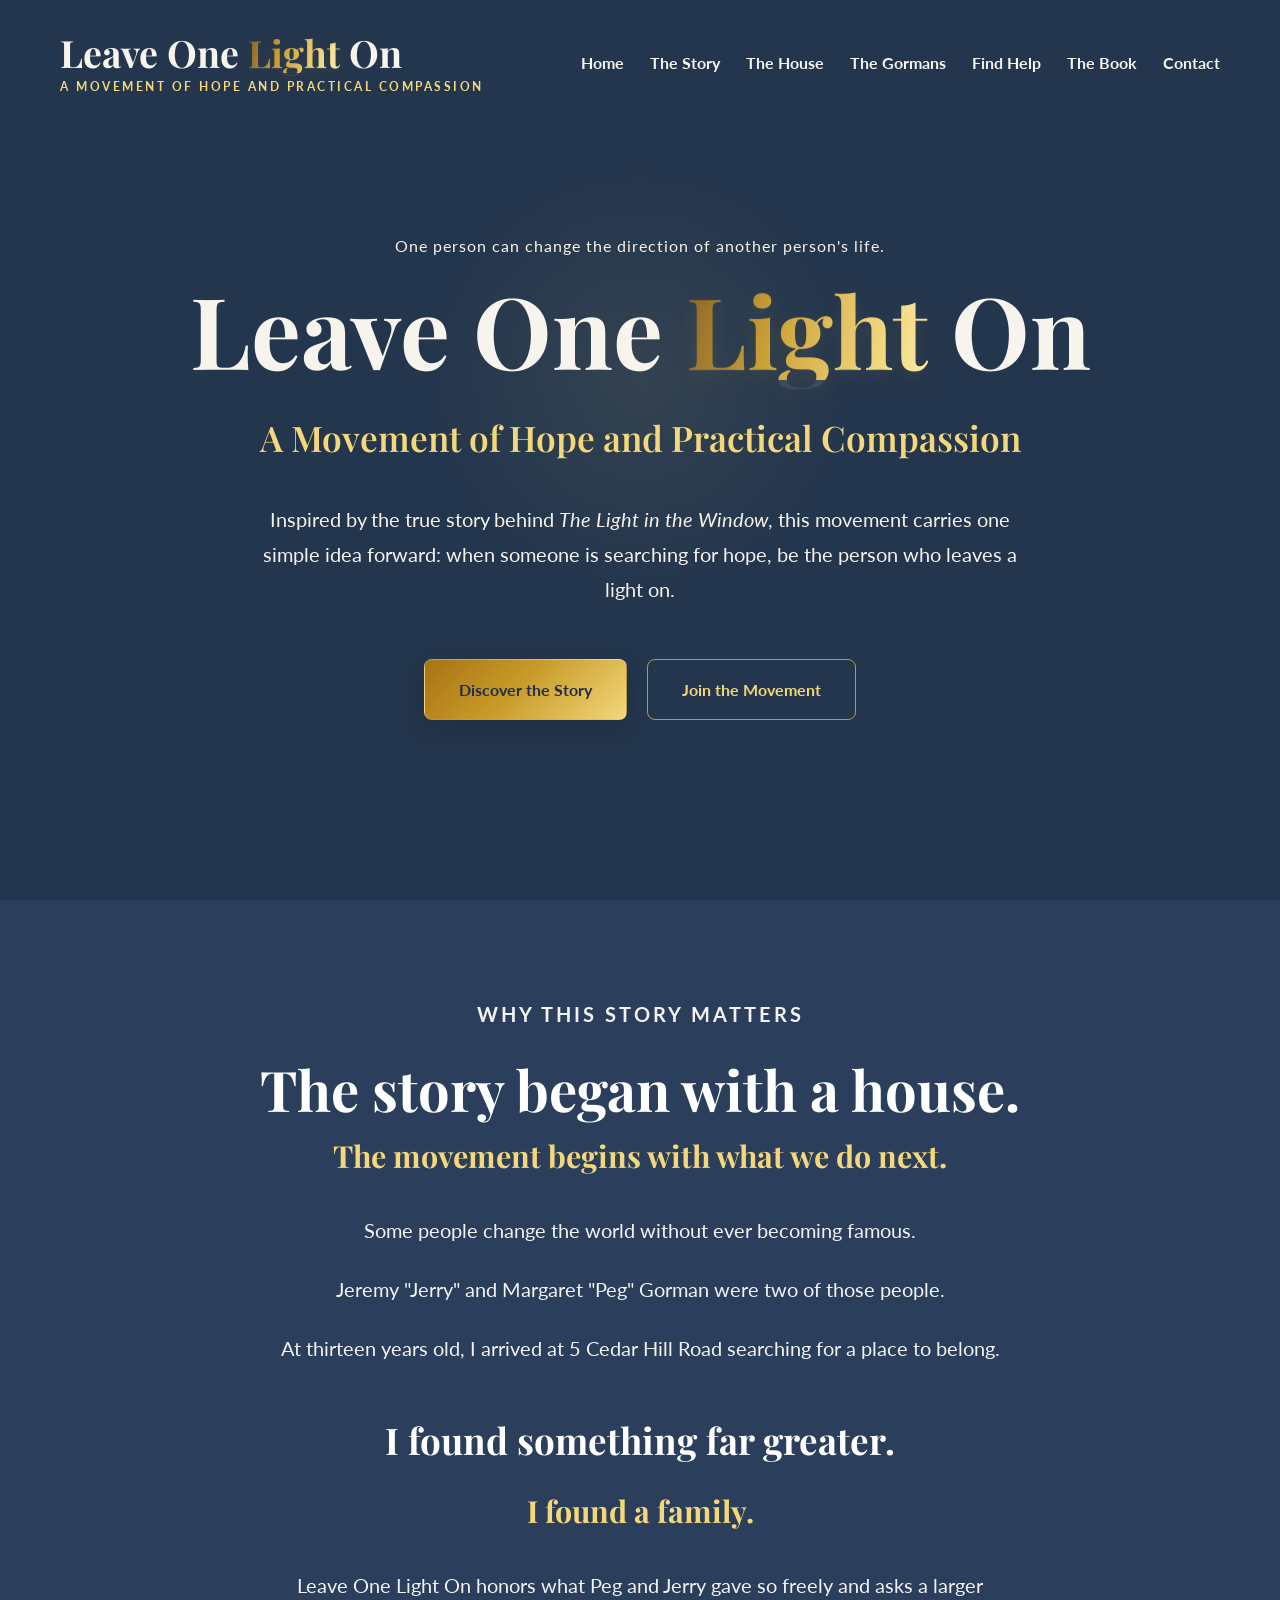
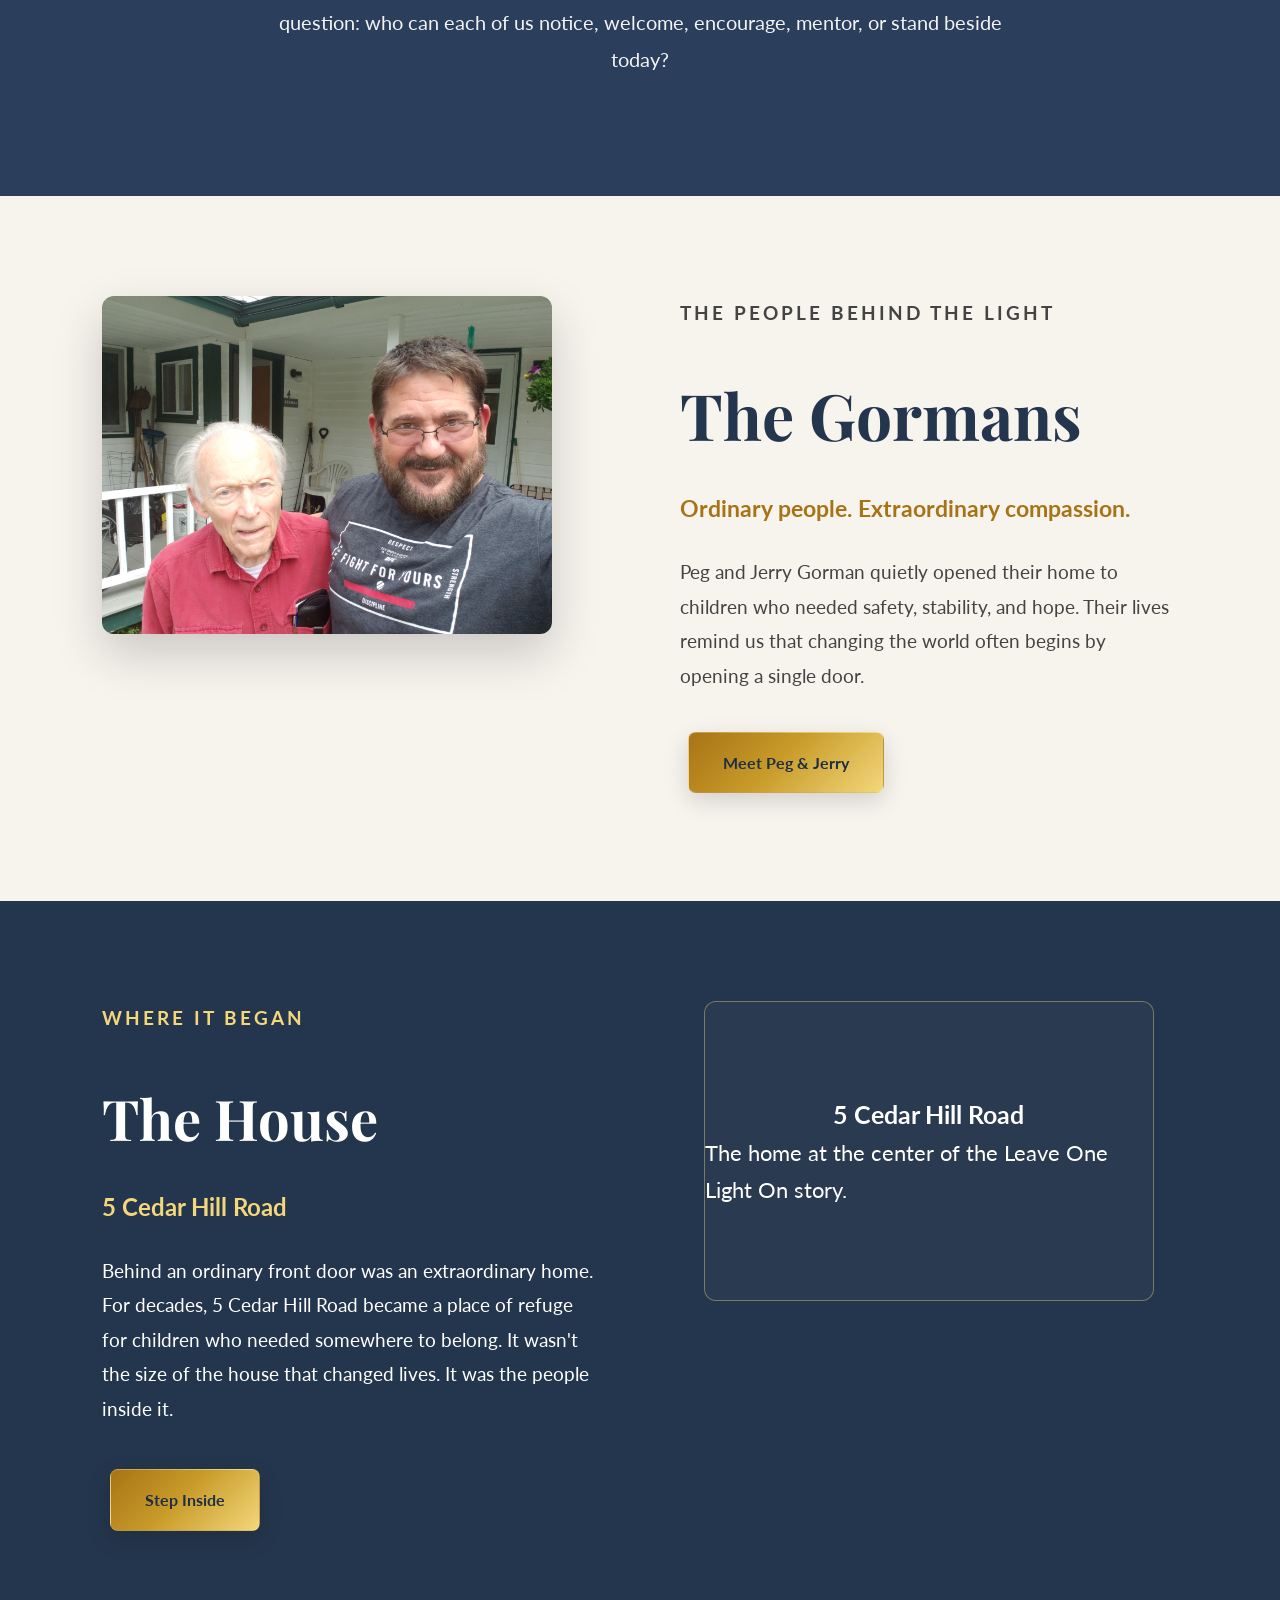
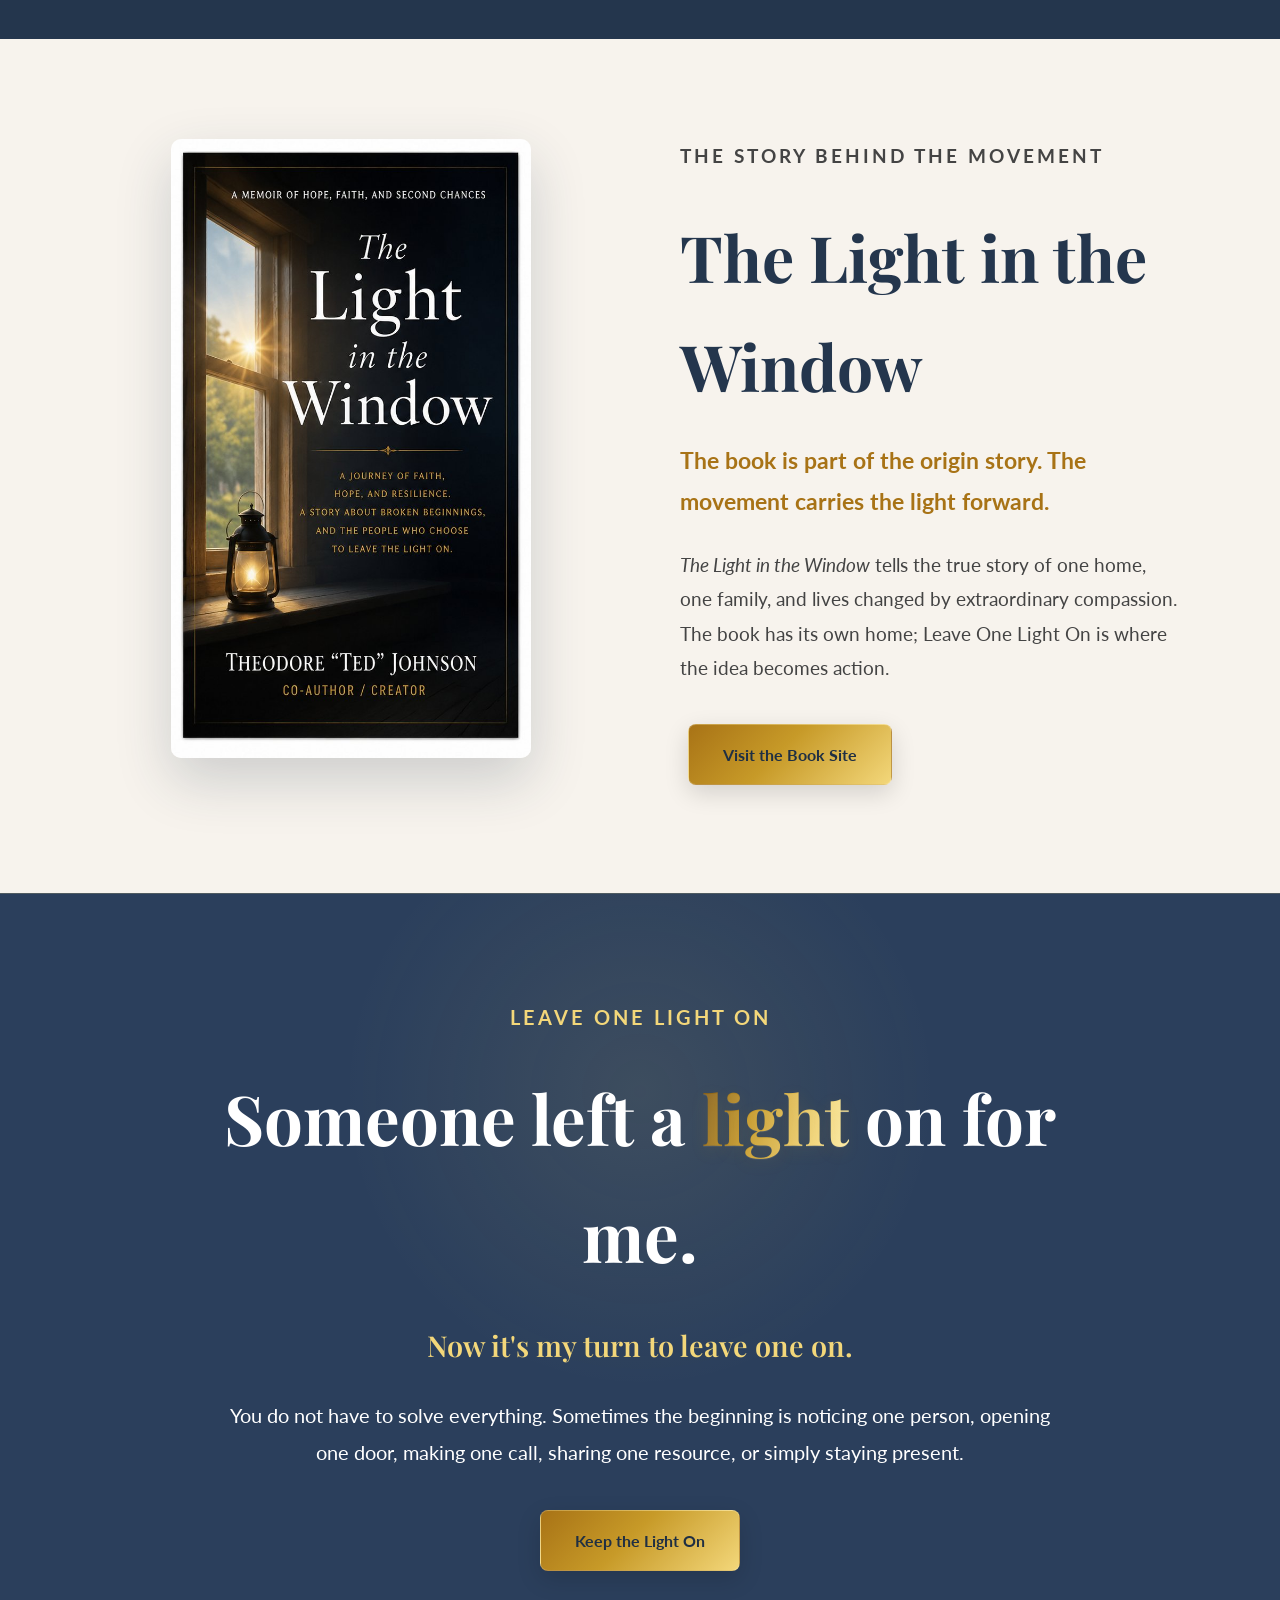
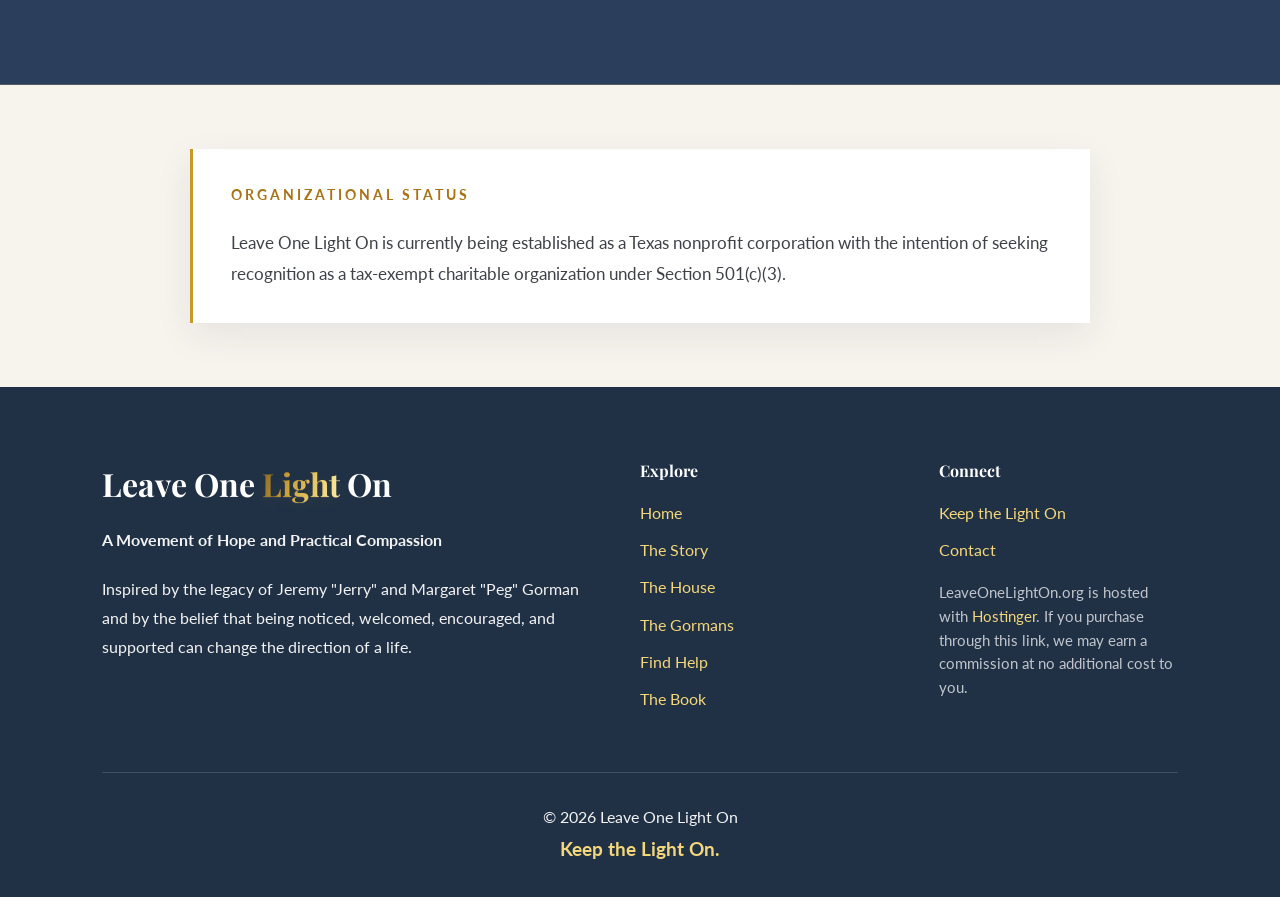
<file: index.html>
<!DOCTYPE html>
<html lang="en">
<head>
    <meta charset="UTF-8">
    <meta name="viewport" content="width=device-width, initial-scale=1.0">

    <title>Leave One Light On | A Movement of Hope and Practical Compassion</title>
    <meta name="description" content="Leave One Light On is a movement of hope and practical compassion, inspired by the true story behind The Light in the Window.">
    <link rel="canonical" href="https://leaveonelighton.org/">

    <link rel="stylesheet" href="css/style.css">

    <link rel="preconnect" href="https://fonts.googleapis.com">
    <link rel="preconnect" href="https://fonts.gstatic.com" crossorigin>
    <link href="https://fonts.googleapis.com/css2?family=Playfair+Display:wght@400;600;700&family=Lato:wght@300;400;700&display=swap" rel="stylesheet">

    <style>
        .book-image img {
            width: min(100%, 360px);
            height: auto;
            display: block;
            border-radius: 10px;
            box-shadow: 0 22px 55px rgba(36,54,77,.2);
        }

        .hosting-note {
            margin-top: 18px;
            font-size: .95rem;
            max-width: 260px;
        }

        @media (max-width: 800px) {
            .book-image {
                width: 100%;
            }

            .book-content,
            .gormans-content,
            .house-content {
                width: 100%;
            }
        }

        @media (max-width: 560px) {
            .hero h1 {
                font-size: clamp(3rem, 15vw, 4.3rem);
            }

            .hero h2 {
                font-size: 1.45rem;
                line-height: 1.35;
            }

            .intro,
            .story-intro-content p,
            .gormans-content p,
            .house-content p,
            .book-content p,
            .movement p {
                font-size: 1.08rem;
            }

            .logo-tagline {
                line-height: 1.45;
            }

            .hosting-note {
                max-width: none;
            }
        }
    </style>
</head>

<body>

<header>
<nav>
    <div class="logo">
        <span class="logo-title">Leave One <span class="metallic-gold">Light</span> On</span>
        <span class="logo-tagline">A Movement of Hope and Practical Compassion</span>
    </div>

    <ul>
        <li><a href="index.html">Home</a></li>
        <li><a href="story.html">The Story</a></li>
        <li><a href="house.html">The House</a></li>
        <li><a href="gormans.html">The Gormans</a></li>
        <li><a href="find-help.html">Find Help</a></li>
        <li><a href="books.html">The Book</a></li>
        <li><a href="contact.html">Contact</a></li>
    </ul>
</nav>
</header>
<main>

<section class="hero">
    <div class="overlay">
        <p class="eyebrow">One person can change the direction of another person's life.</p>

        <h1>Leave One <span class="metallic-gold shimmer">Light</span> On</h1>

        <h2>A Movement of Hope and Practical Compassion</h2>

        <p class="intro">
            Inspired by the true story behind <em>The Light in the Window</em>, this movement carries one simple idea forward: when someone is searching for hope, be the person who leaves a light on.
        </p>

        <div class="buttons">
            <a href="story.html" class="button">Discover the Story</a>
            <a href="keep-one-light-on.html" class="button secondary">Join the Movement</a>
        </div>
    </div>
</section>

<section class="story-intro">
    <div class="container story-intro-content">
        <p class="section-tag">WHY THIS STORY MATTERS</p>

        <h2>The story began with a house.</h2>
        <h3>The movement begins with what we do next.</h3>

        <p>Some people change the world without ever becoming famous.</p>
        <p>Jeremy "Jerry" and Margaret "Peg" Gorman were two of those people.</p>
        <p>At thirteen years old, I arrived at 5 Cedar Hill Road searching for a place to belong.</p>

        <p class="highlight">I found something far greater.</p>
        <h3>I found a family.</h3>

        <p>
            Leave One Light On honors what Peg and Jerry gave so freely and asks a larger question: who can each of us notice, welcome, encourage, mentor, or stand beside today?
        </p>
    </div>
</section>

<section class="gormans">
    <div class="container">
        <div class="gormans-image">
            <img src="images/gormans/jerry-gorman.jpg" alt="Jerry Gorman" loading="lazy">
        </div>

        <div class="gormans-content">
            <p class="section-tag dark-tag">THE PEOPLE BEHIND THE LIGHT</p>
            <h2>The Gormans</h2>
            <p class="subtitle">Ordinary people. Extraordinary compassion.</p>
            <p>
                Peg and Jerry Gorman quietly opened their home to children who needed safety, stability, and hope. Their lives remind us that changing the world often begins by opening a single door.
            </p>
            <a href="gormans.html" class="button">Meet Peg &amp; Jerry</a>
        </div>
    </div>
</section>

<section class="house">
    <div class="container">
        <div class="house-content">
            <p class="section-tag">WHERE IT BEGAN</p>
            <h2>The House</h2>
            <p class="subtitle">5 Cedar Hill Road</p>
            <p>
                Behind an ordinary front door was an extraordinary home. For decades, 5 Cedar Hill Road became a place of refuge for children who needed somewhere to belong. It wasn't the size of the house that changed lives. It was the people inside it.
            </p>
            <a href="house.html" class="button">Step Inside</a>
        </div>

        <div class="house-image">
            <div class="placeholder" role="note" aria-label="About 5 Cedar Hill Road">
                <h3>5 Cedar Hill Road</h3>
                <p>The home at the center of the Leave One Light On story.</p>
            </div>
        </div>
    </div>
</section>

<section class="book-preview">
    <div class="container">
        <div class="book-image">
            <img src="images/books/light-in-the-window.jpg" alt="The Light in the Window book cover" loading="lazy">
        </div>

        <div class="book-content">
            <p class="section-tag dark-tag">THE STORY BEHIND THE MOVEMENT</p>
            <h2>The Light in the Window</h2>
            <p class="subtitle">The book is part of the origin story. The movement carries the light forward.</p>
            <p>
                <em>The Light in the Window</em> tells the true story of one home, one family, and lives changed by extraordinary compassion. The book has its own home; Leave One Light On is where the idea becomes action.
            </p>
            <a href="https://thelightinthewindowbook.com/" class="button">Visit the Book Site</a>
        </div>
    </div>
</section>

<section class="movement">
    <div class="container">
        <div class="movement-content">
            <p class="section-tag">LEAVE ONE LIGHT ON</p>
            <h2>Someone left a <span class="metallic-gold shimmer">light</span> on for me.</h2>
            <p class="movement-lead">Now it's my turn to leave one on.</p>
            <p>
                You do not have to solve everything. Sometimes the beginning is noticing one person, opening one door, making one call, sharing one resource, or simply staying present.
            </p>
            <a href="keep-one-light-on.html" class="button">Keep the Light On</a>
        </div>
    </div>
</section>

<section class="status-note">
    <div class="container status-card">
        <p class="section-tag dark-tag">ORGANIZATIONAL STATUS</p>
        <p>
            Leave One Light On is currently being established as a Texas nonprofit corporation with the intention of seeking recognition as a tax-exempt charitable organization under Section 501(c)(3).
        </p>
    </div>
</section>

</main>
<footer class="footer">
    <div class="container">
        <div class="footer-brand">
            <h3>Leave One <span class="metallic-gold">Light</span> On</h3>
            <p class="footer-tagline">A Movement of Hope and Practical Compassion</p>
            <p>
                Inspired by the legacy of Jeremy "Jerry" and Margaret "Peg" Gorman and by the belief that being noticed, welcomed, encouraged, and supported can change the direction of a life.
            </p>
        </div>

        <div class="footer-links">
            <h4>Explore</h4>
            <ul>
                <li><a href="index.html">Home</a></li>
                <li><a href="story.html">The Story</a></li>
                <li><a href="house.html">The House</a></li>
                <li><a href="gormans.html">The Gormans</a></li>
                <li><a href="find-help.html">Find Help</a></li>
                <li><a href="https://thelightinthewindowbook.com/">The Book</a></li>
            </ul>
        </div>

        <div class="footer-contact">
            <h4>Connect</h4>
            <ul>
                <li><a href="keep-one-light-on.html">Keep the Light On</a></li><li><a href="contact.html">Contact</a></li>
            </ul>
            <p class="hosting-note">LeaveOneLightOn.org is hosted with <a href="https://www.hostinger.com?REFERRALCODE=KKATHETEDRMP" rel="sponsored nofollow">Hostinger</a>. If you purchase through this link, we may earn a commission at no additional cost to you.</p>
        </div>
    </div>

    <div class="footer-bottom">
        <p>© 2026 Leave One Light On</p>
        <p class="footer-closing">Keep the Light On.</p>
    </div>
</footer>
</body>
</html>
</file>
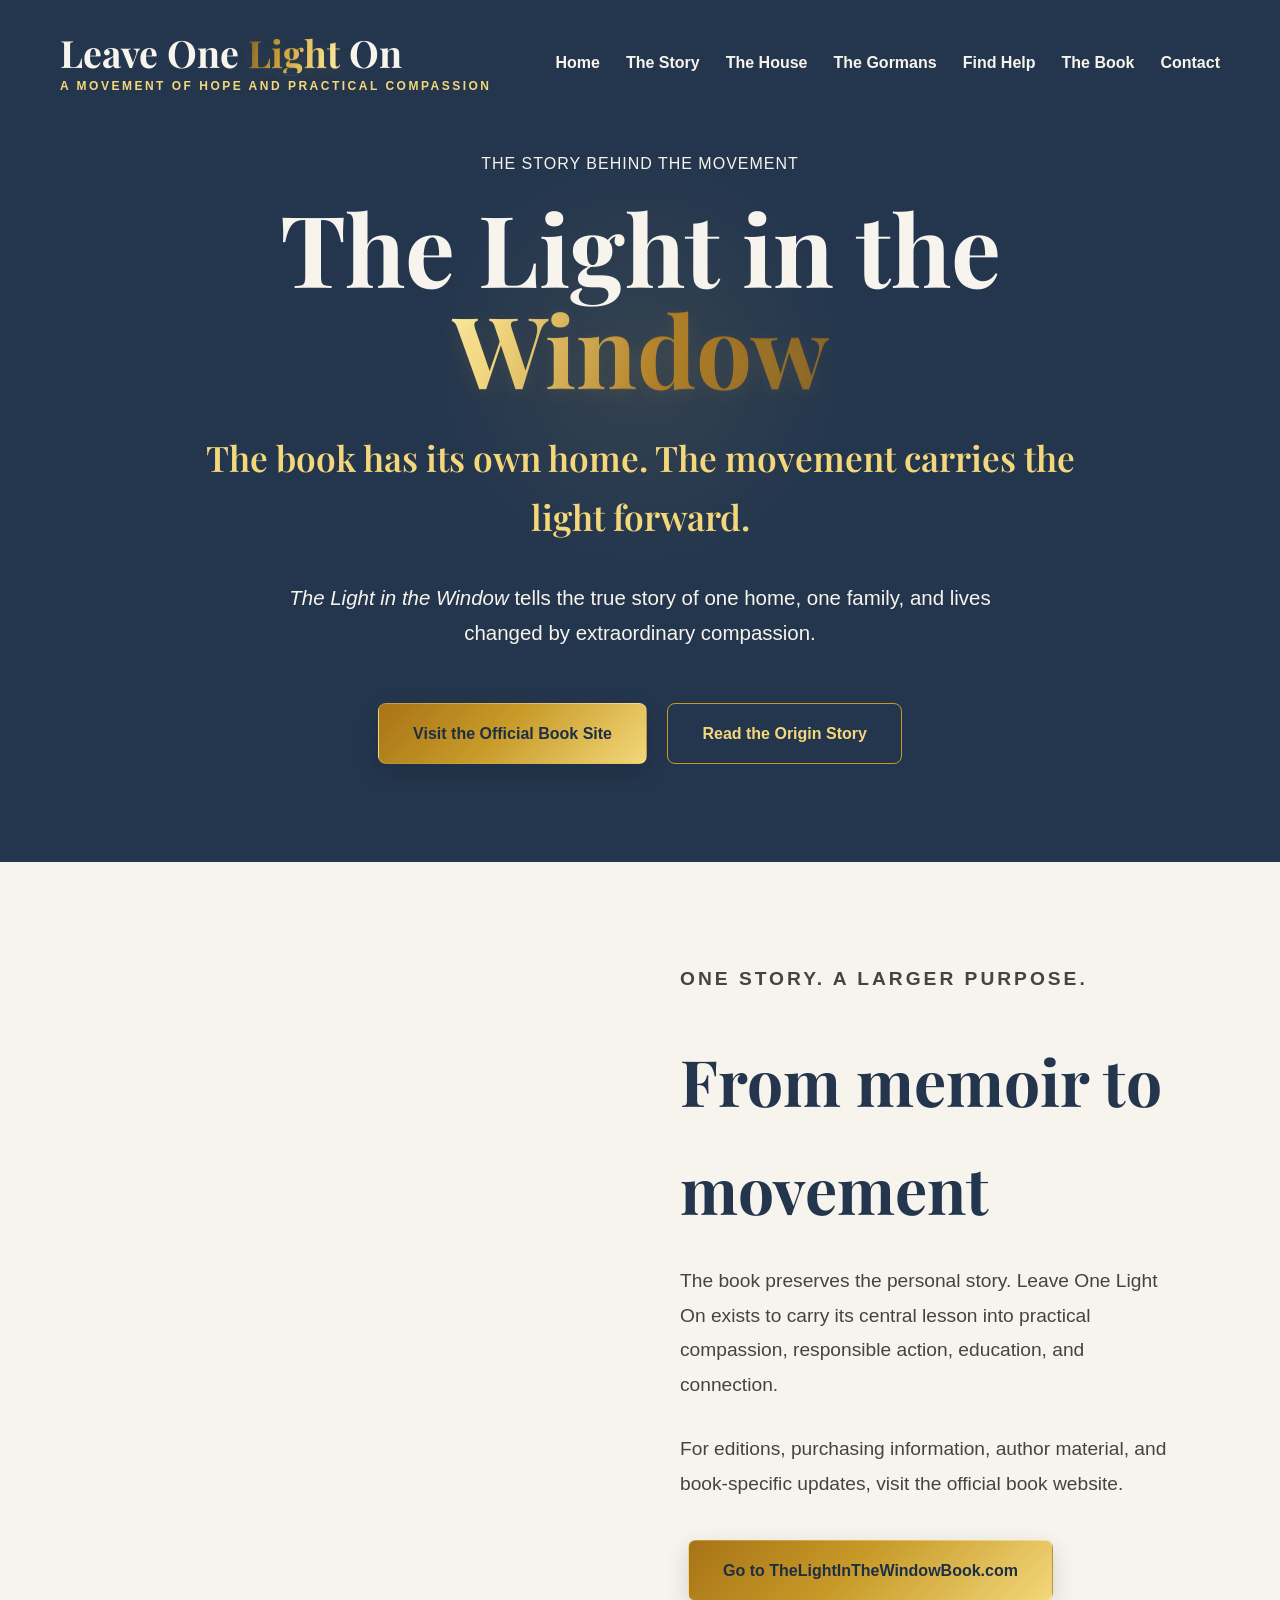
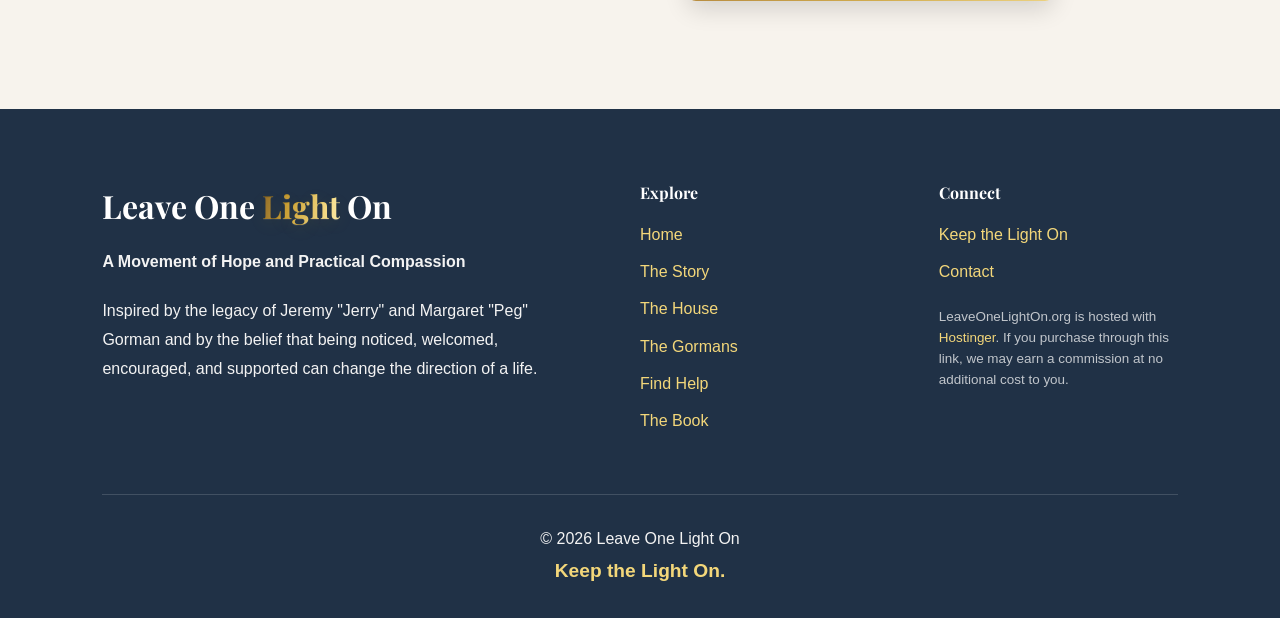
<file: book.html>
<!DOCTYPE html>
<html lang="en">
<head>
    <meta charset="UTF-8">
    <meta name="viewport" content="width=device-width, initial-scale=1.0">
    <title>The Book | Leave One Light On</title>
    <meta name="robots" content="noindex, follow">
    <link rel="canonical" href="https://leaveonelighton.org/books.html">
    <meta http-equiv="refresh" content="0; url=books.html">
</head>
<body>
    <p>This page has moved to <a href="books.html">books.html</a>.</p>
</body>
</html>
</file>
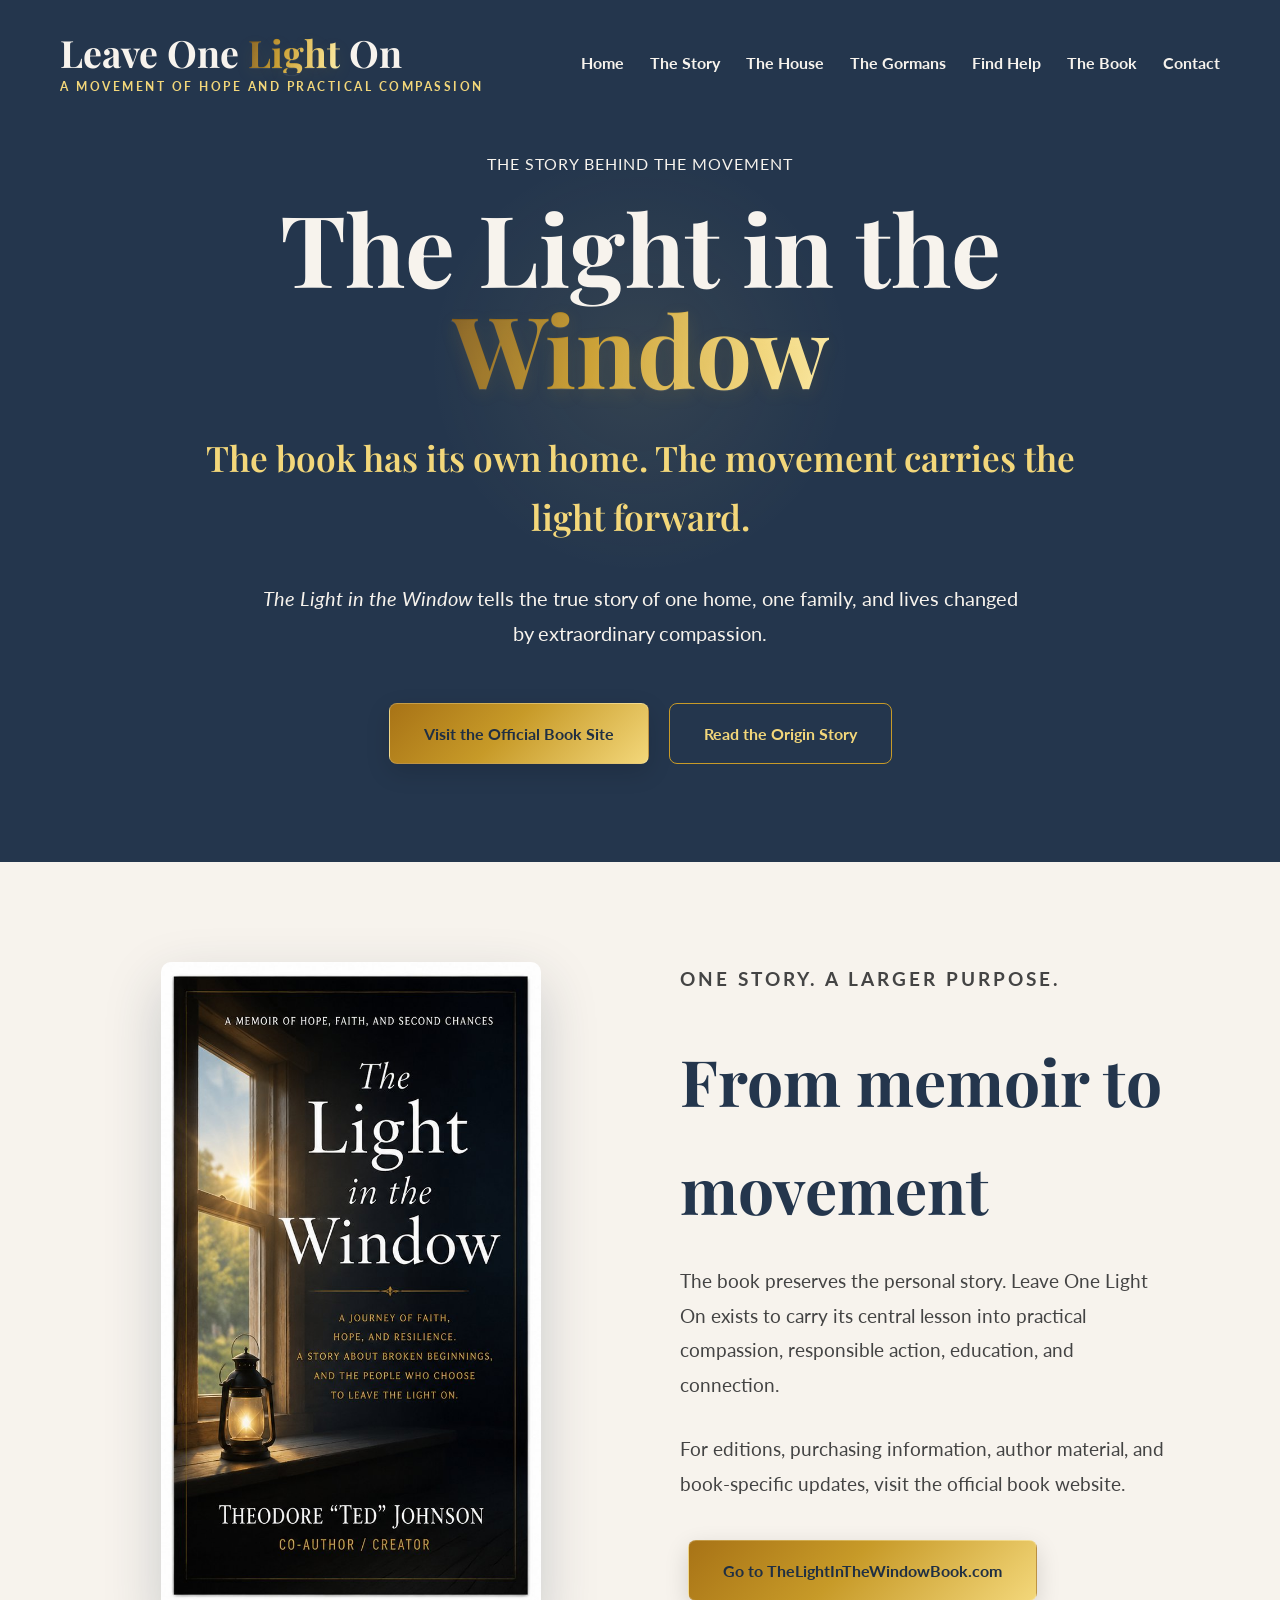
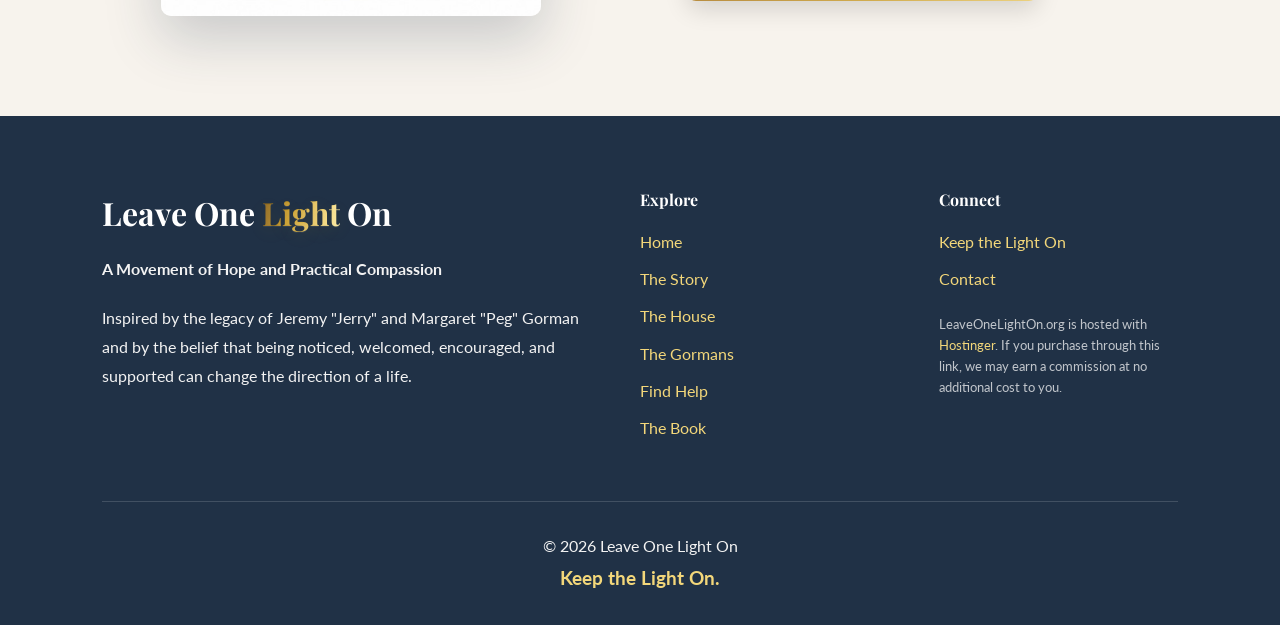
<file: books.html>
<!DOCTYPE html>
<html lang="en">
<head>
    <meta charset="UTF-8">
    <meta name="viewport" content="width=device-width, initial-scale=1.0">
    <title>The Book | Leave One Light On</title>
    <meta name="description" content="The Light in the Window is the book behind part of the origin story of Leave One Light On. Visit the official book site for editions, author information, and book updates.">
    <link rel="canonical" href="https://leaveonelighton.org/books.html">
    <link rel="stylesheet" href="css/style.css">
    <link rel="preconnect" href="https://fonts.googleapis.com">
    <link rel="preconnect" href="https://fonts.gstatic.com" crossorigin>
    <link href="https://fonts.googleapis.com/css2?family=Playfair+Display:wght@400;600;700&family=Lato:wght@300;400;700&display=swap" rel="stylesheet">
</head>
<body>
<header>
<nav>
    <div class="logo">
        <span class="logo-title">Leave One <span class="metallic-gold">Light</span> On</span>
        <span class="logo-tagline">A Movement of Hope and Practical Compassion</span>
    </div>
    <ul>
        <li><a href="index.html">Home</a></li>
        <li><a href="story.html">The Story</a></li>
        <li><a href="house.html">The House</a></li>
        <li><a href="gormans.html">The Gormans</a></li>
        <li><a href="find-help.html">Find Help</a></li>
        <li><a href="books.html">The Book</a></li>
        <li><a href="contact.html">Contact</a></li>
    </ul>
</nav>
</header>
<main>

<section class="hero compact-hero">
    <div class="overlay">
        <p class="eyebrow">THE STORY BEHIND THE MOVEMENT</p>
        <h1>The Light in the <span class="metallic-gold shimmer">Window</span></h1>
        <h2>The book has its own home. The movement carries the light forward.</h2>
        <p class="intro"><em>The Light in the Window</em> tells the true story of one home, one family, and lives changed by extraordinary compassion.</p>
        <div class="buttons">
            <a href="https://thelightinthewindowbook.com/" class="button">Visit the Official Book Site</a>
            <a href="story.html" class="button secondary">Read the Origin Story</a>
        </div>
    </div>
</section>

<section class="book-preview">
    <div class="container">
        <div class="book-image">
            <img src="images/books/light-in-the-window.jpg" alt="The Light in the Window book cover" loading="lazy">
        </div>
        <div class="book-content">
            <p class="section-tag dark-tag">ONE STORY. A LARGER PURPOSE.</p>
            <h2>From memoir to movement</h2>
            <p>The book preserves the personal story. Leave One Light On exists to carry its central lesson into practical compassion, responsible action, education, and connection.</p>
            <p>For editions, purchasing information, author material, and book-specific updates, visit the official book website.</p>
            <a href="https://thelightinthewindowbook.com/" class="button">Go to TheLightInTheWindowBook.com</a>
        </div>
    </div>
</section>

</main>
<footer class="footer">
    <div class="container">
        <div class="footer-brand">
            <h3>Leave One <span class="metallic-gold">Light</span> On</h3>
            <p class="footer-tagline">A Movement of Hope and Practical Compassion</p>
            <p>Inspired by the legacy of Jeremy "Jerry" and Margaret "Peg" Gorman and by the belief that being noticed, welcomed, encouraged, and supported can change the direction of a life.</p>
        </div>
        <div class="footer-links">
            <h4>Explore</h4>
            <ul>
                <li><a href="index.html">Home</a></li>
                <li><a href="story.html">The Story</a></li>
                <li><a href="house.html">The House</a></li>
                <li><a href="gormans.html">The Gormans</a></li>
                <li><a href="find-help.html">Find Help</a></li>
                <li><a href="https://thelightinthewindowbook.com/">The Book</a></li>
            </ul>
        </div>
        <div class="footer-contact">
            <h4>Connect</h4>
            <ul>
                <li><a href="keep-one-light-on.html">Keep the Light On</a></li><li><a href="contact.html">Contact</a></li>
            </ul>
            <p class="hosting-note">LeaveOneLightOn.org is hosted with <a href="https://www.hostinger.com?REFERRALCODE=KKATHETEDRMP" rel="sponsored nofollow">Hostinger</a>. If you purchase through this link, we may earn a commission at no additional cost to you.</p>
        </div>
    </div>
    <div class="footer-bottom">
        <p>© 2026 Leave One Light On</p>
        <p class="footer-closing">Keep the Light On.</p>
    </div>
</footer>
</body>
</html>
</file>
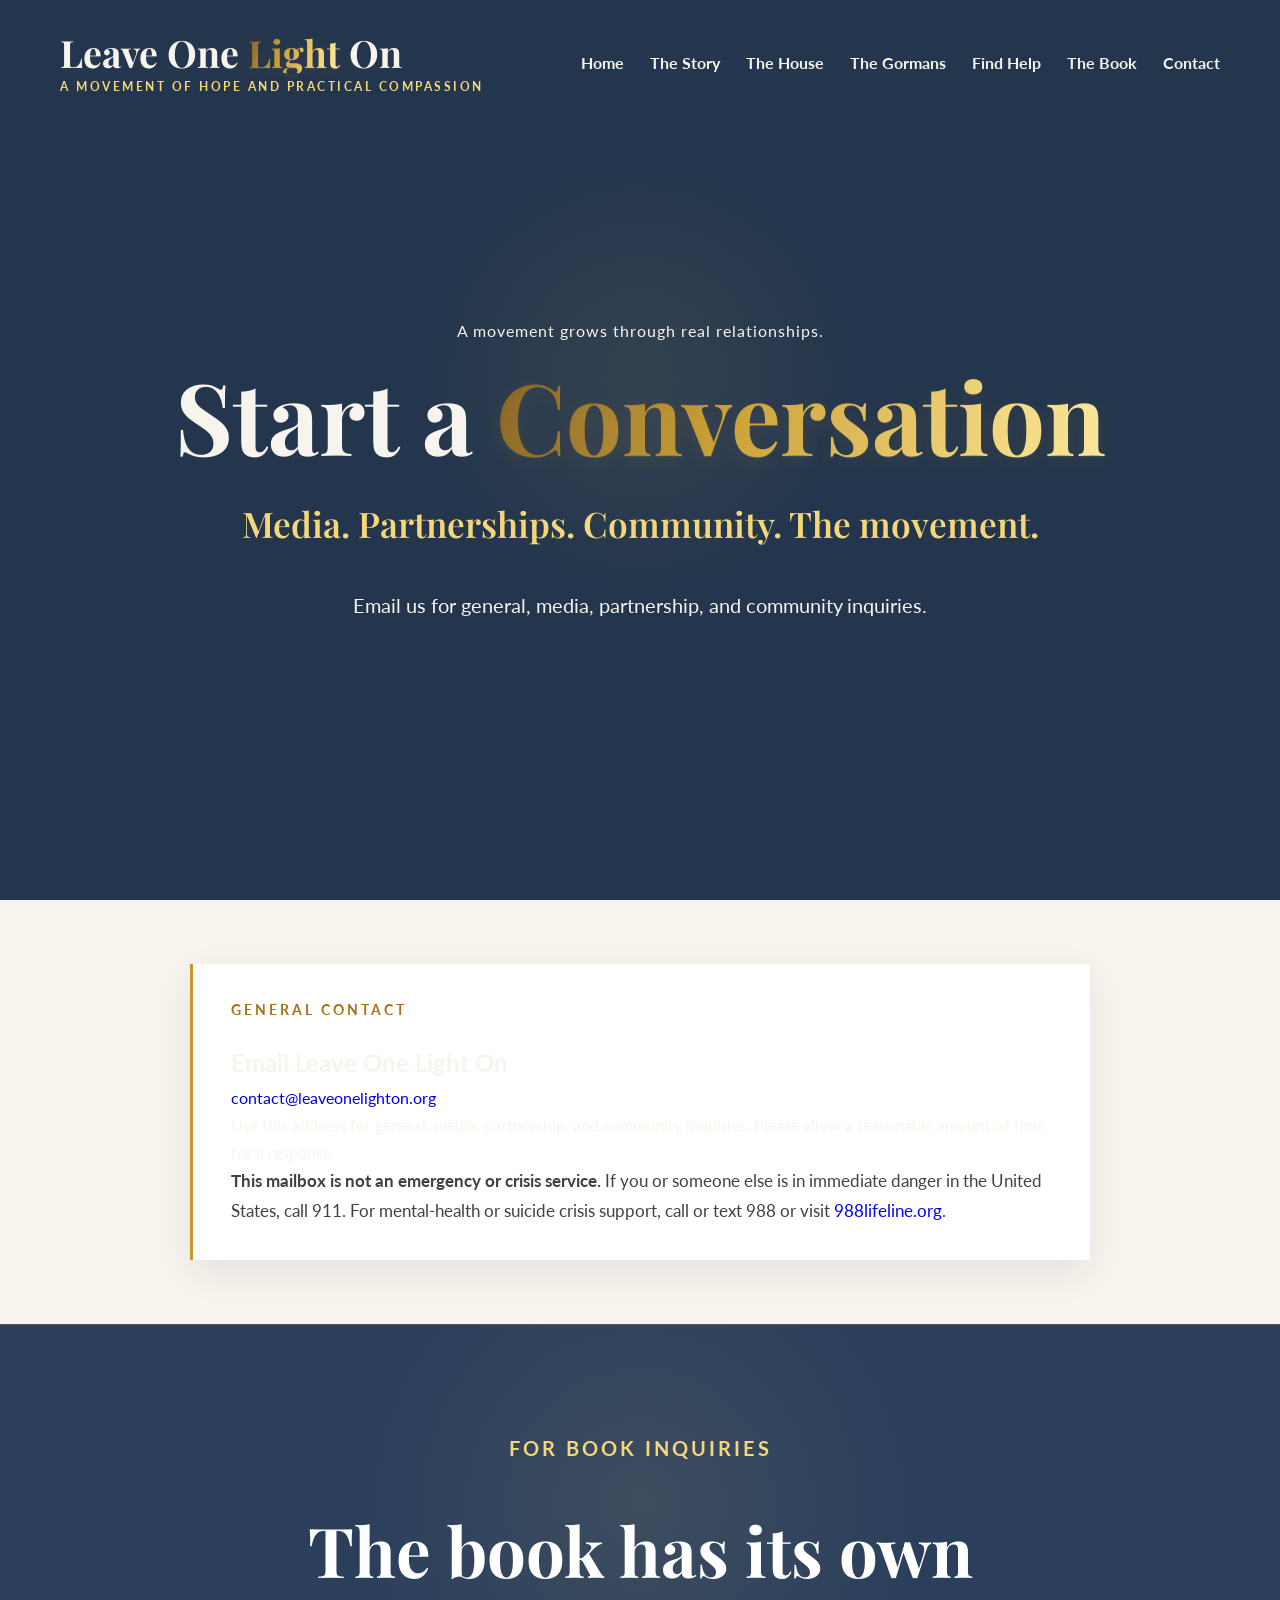
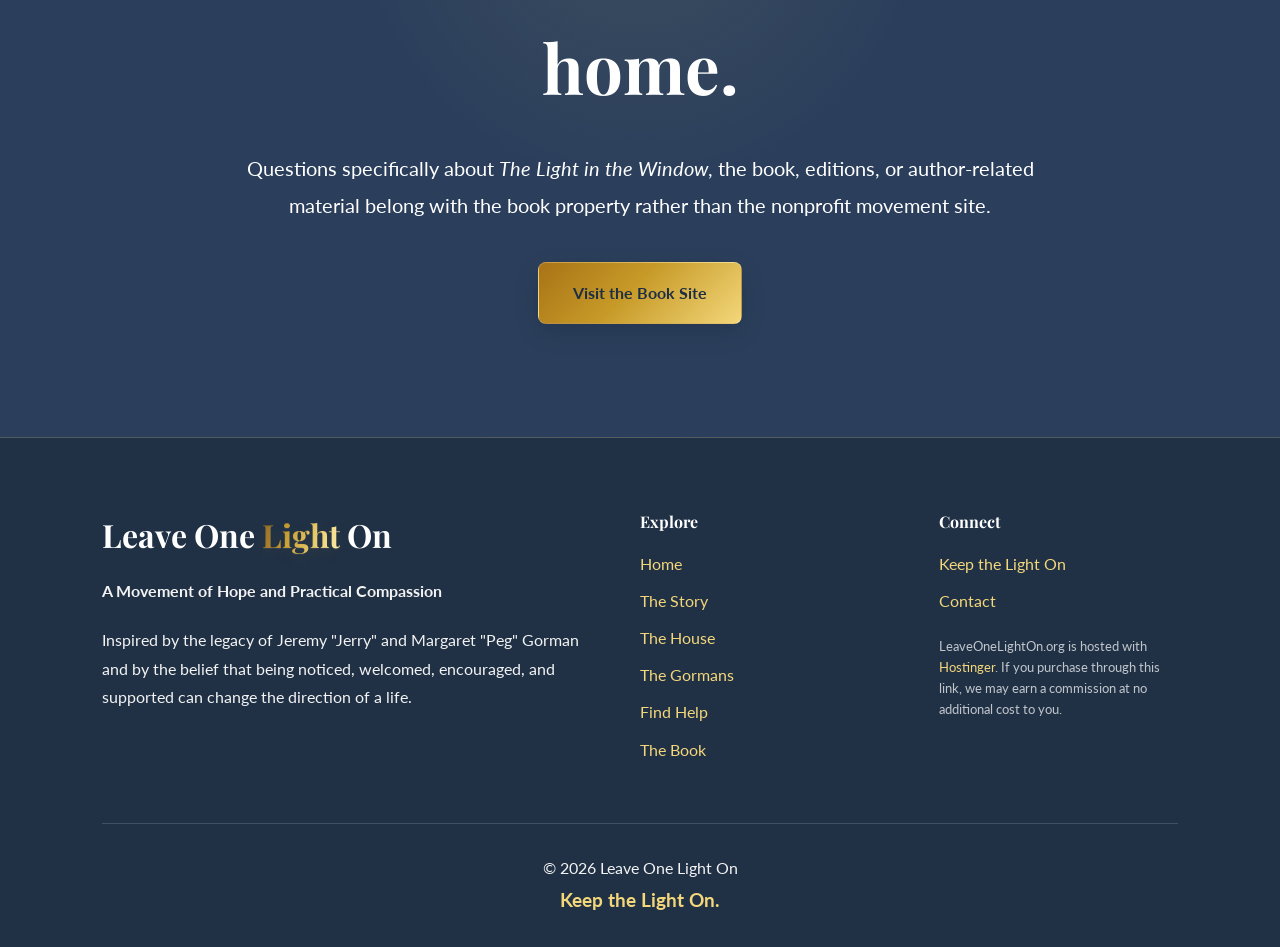
<file: contact.html>
<!DOCTYPE html>
<html lang="en">
<head>
    <meta charset="UTF-8">
    <meta name="viewport" content="width=device-width, initial-scale=1.0">
    <title>Contact | Leave One Light On</title>
    <meta name="description" content="Contact Leave One Light On for general, media, partnership, and community inquiries.">
    <link rel="canonical" href="https://leaveonelighton.org/contact.html">
    <link rel="stylesheet" href="css/style.css">
    <link rel="preconnect" href="https://fonts.googleapis.com">
    <link rel="preconnect" href="https://fonts.gstatic.com" crossorigin>
    <link href="https://fonts.googleapis.com/css2?family=Playfair+Display:wght@400;600;700&family=Lato:wght@300;400;700&display=swap" rel="stylesheet">
</head>
<body>
<header>
<nav>
    <div class="logo">
        <span class="logo-title">Leave One <span class="metallic-gold">Light</span> On</span>
        <span class="logo-tagline">A Movement of Hope and Practical Compassion</span>
    </div>
    <ul>
        <li><a href="index.html">Home</a></li>
        <li><a href="story.html">The Story</a></li>
        <li><a href="house.html">The House</a></li>
        <li><a href="gormans.html">The Gormans</a></li>
        <li><a href="find-help.html">Find Help</a></li>
        <li><a href="books.html">The Book</a></li>
        <li><a href="contact.html">Contact</a></li>
    </ul>
</nav>
</header>
<main>

<section class="hero">
    <div class="overlay">
        <p class="eyebrow">A movement grows through real relationships.</p>
        <h1>Start a <span class="metallic-gold shimmer">Conversation</span></h1>
        <h2>Media. Partnerships. Community. The movement.</h2>
        <p class="intro">Email us for general, media, partnership, and community inquiries.</p>
    </div>
</section>

<section class="status-note" aria-labelledby="contact-email-title">
    <div class="container status-card">
        <p class="section-tag dark-tag">GENERAL CONTACT</p>
        <h2 id="contact-email-title">Email Leave One Light On</h2>
        <p><a href="mailto:contact@leaveonelighton.org">contact@leaveonelighton.org</a></p>
        <p>Use this address for general, media, partnership, and community inquiries. Please allow a reasonable amount of time for a response.</p>
        <p><strong>This mailbox is not an emergency or crisis service.</strong> If you or someone else is in immediate danger in the United States, call 911. For mental-health or suicide crisis support, call or text 988 or visit <a href="https://988lifeline.org/">988lifeline.org</a>.</p>
    </div>
</section>

<section class="movement">
    <div class="container movement-content">
        <p class="section-tag">FOR BOOK INQUIRIES</p>
        <h2>The book has its own home.</h2>
        <p>Questions specifically about <em>The Light in the Window</em>, the book, editions, or author-related material belong with the book property rather than the nonprofit movement site.</p>
        <a href="https://thelightinthewindowbook.com/" class="button">Visit the Book Site</a>
    </div>
</section>

</main>
<footer class="footer">
    <div class="container">
        <div class="footer-brand">
            <h3>Leave One <span class="metallic-gold">Light</span> On</h3>
            <p class="footer-tagline">A Movement of Hope and Practical Compassion</p>
            <p>Inspired by the legacy of Jeremy "Jerry" and Margaret "Peg" Gorman and by the belief that being noticed, welcomed, encouraged, and supported can change the direction of a life.</p>
        </div>
        <div class="footer-links">
            <h4>Explore</h4>
            <ul>
                <li><a href="index.html">Home</a></li>
                <li><a href="story.html">The Story</a></li>
                <li><a href="house.html">The House</a></li>
                <li><a href="gormans.html">The Gormans</a></li>
                <li><a href="find-help.html">Find Help</a></li>
                <li><a href="https://thelightinthewindowbook.com/">The Book</a></li>
            </ul>
        </div>
        <div class="footer-contact">
            <h4>Connect</h4>
            <ul>
                <li><a href="keep-one-light-on.html">Keep the Light On</a></li><li><a href="contact.html">Contact</a></li>
            </ul>
            <p class="hosting-note">LeaveOneLightOn.org is hosted with <a href="https://www.hostinger.com?REFERRALCODE=KKATHETEDRMP" rel="sponsored nofollow">Hostinger</a>. If you purchase through this link, we may earn a commission at no additional cost to you.</p>
        </div>
    </div>
    <div class="footer-bottom">
        <p>© 2026 Leave One Light On</p>
        <p class="footer-closing">Keep the Light On.</p>
    </div>
</footer>
</body>
</html>
</file>
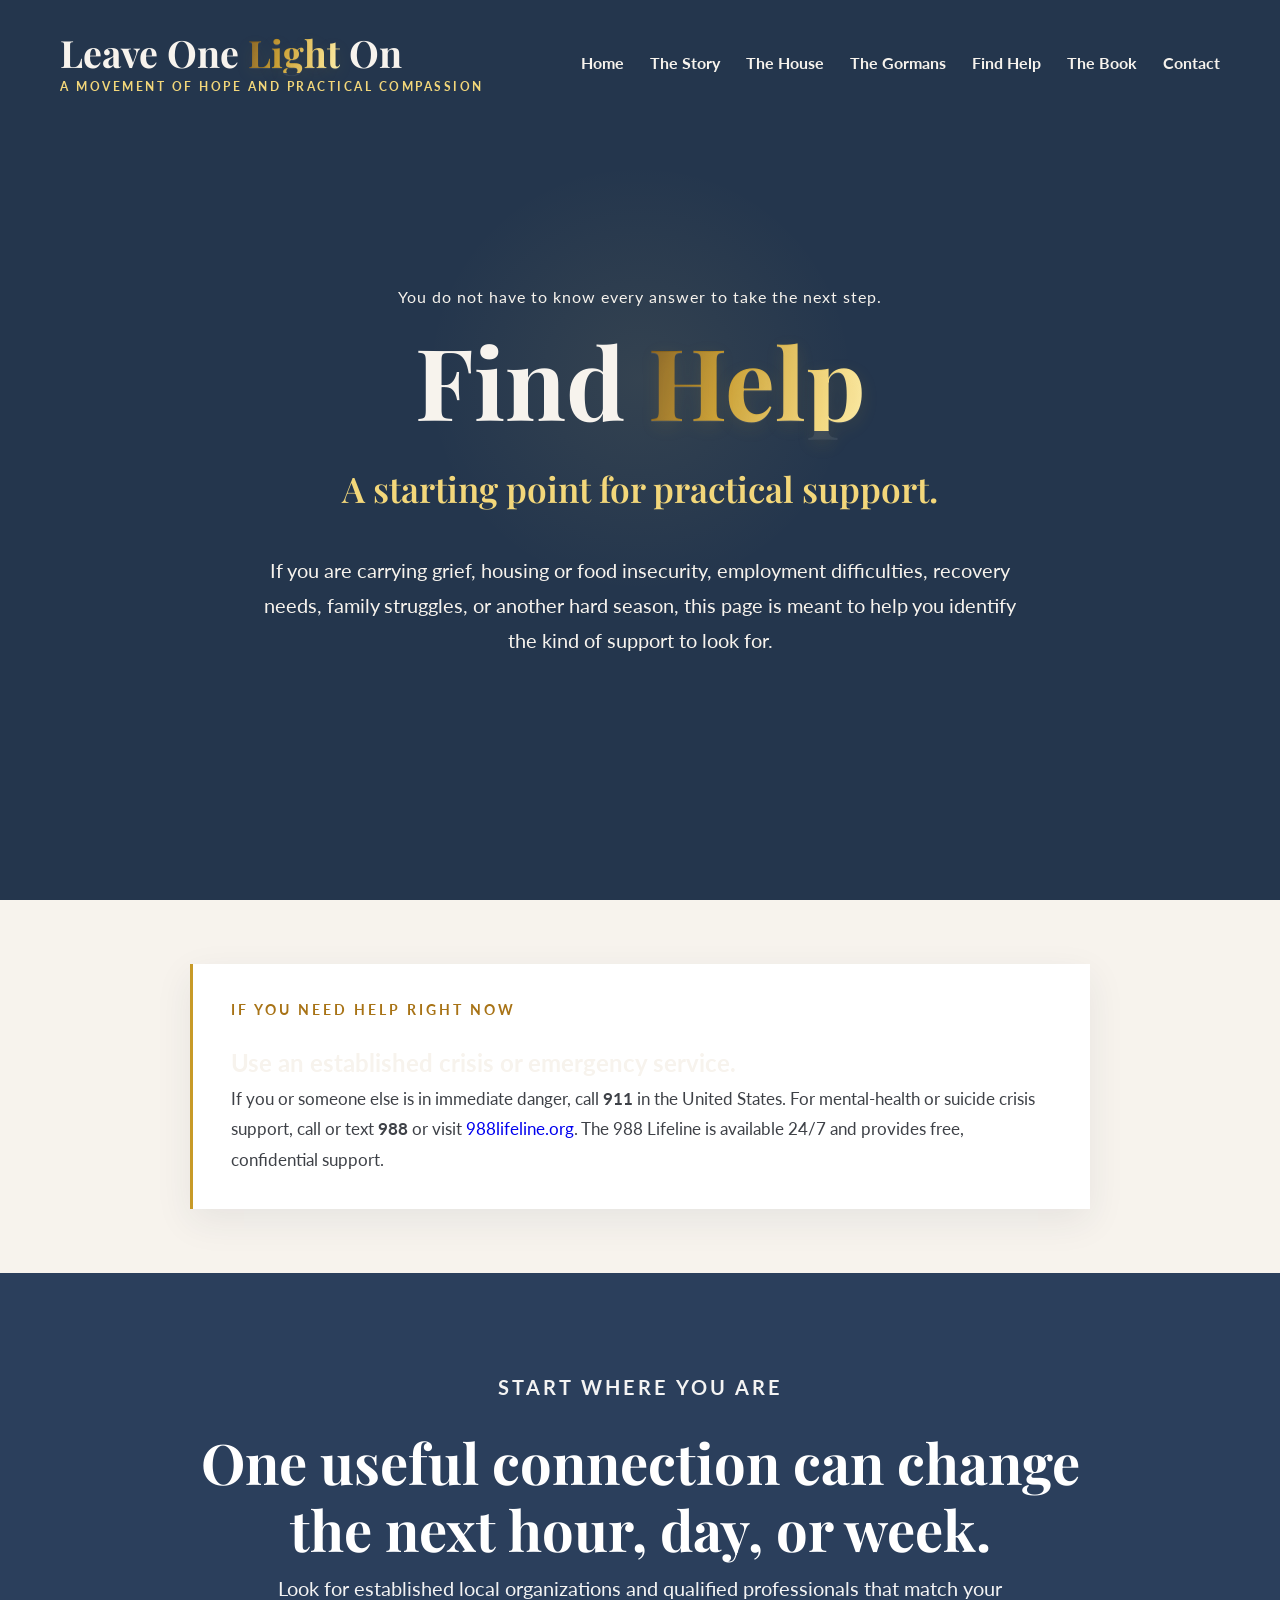
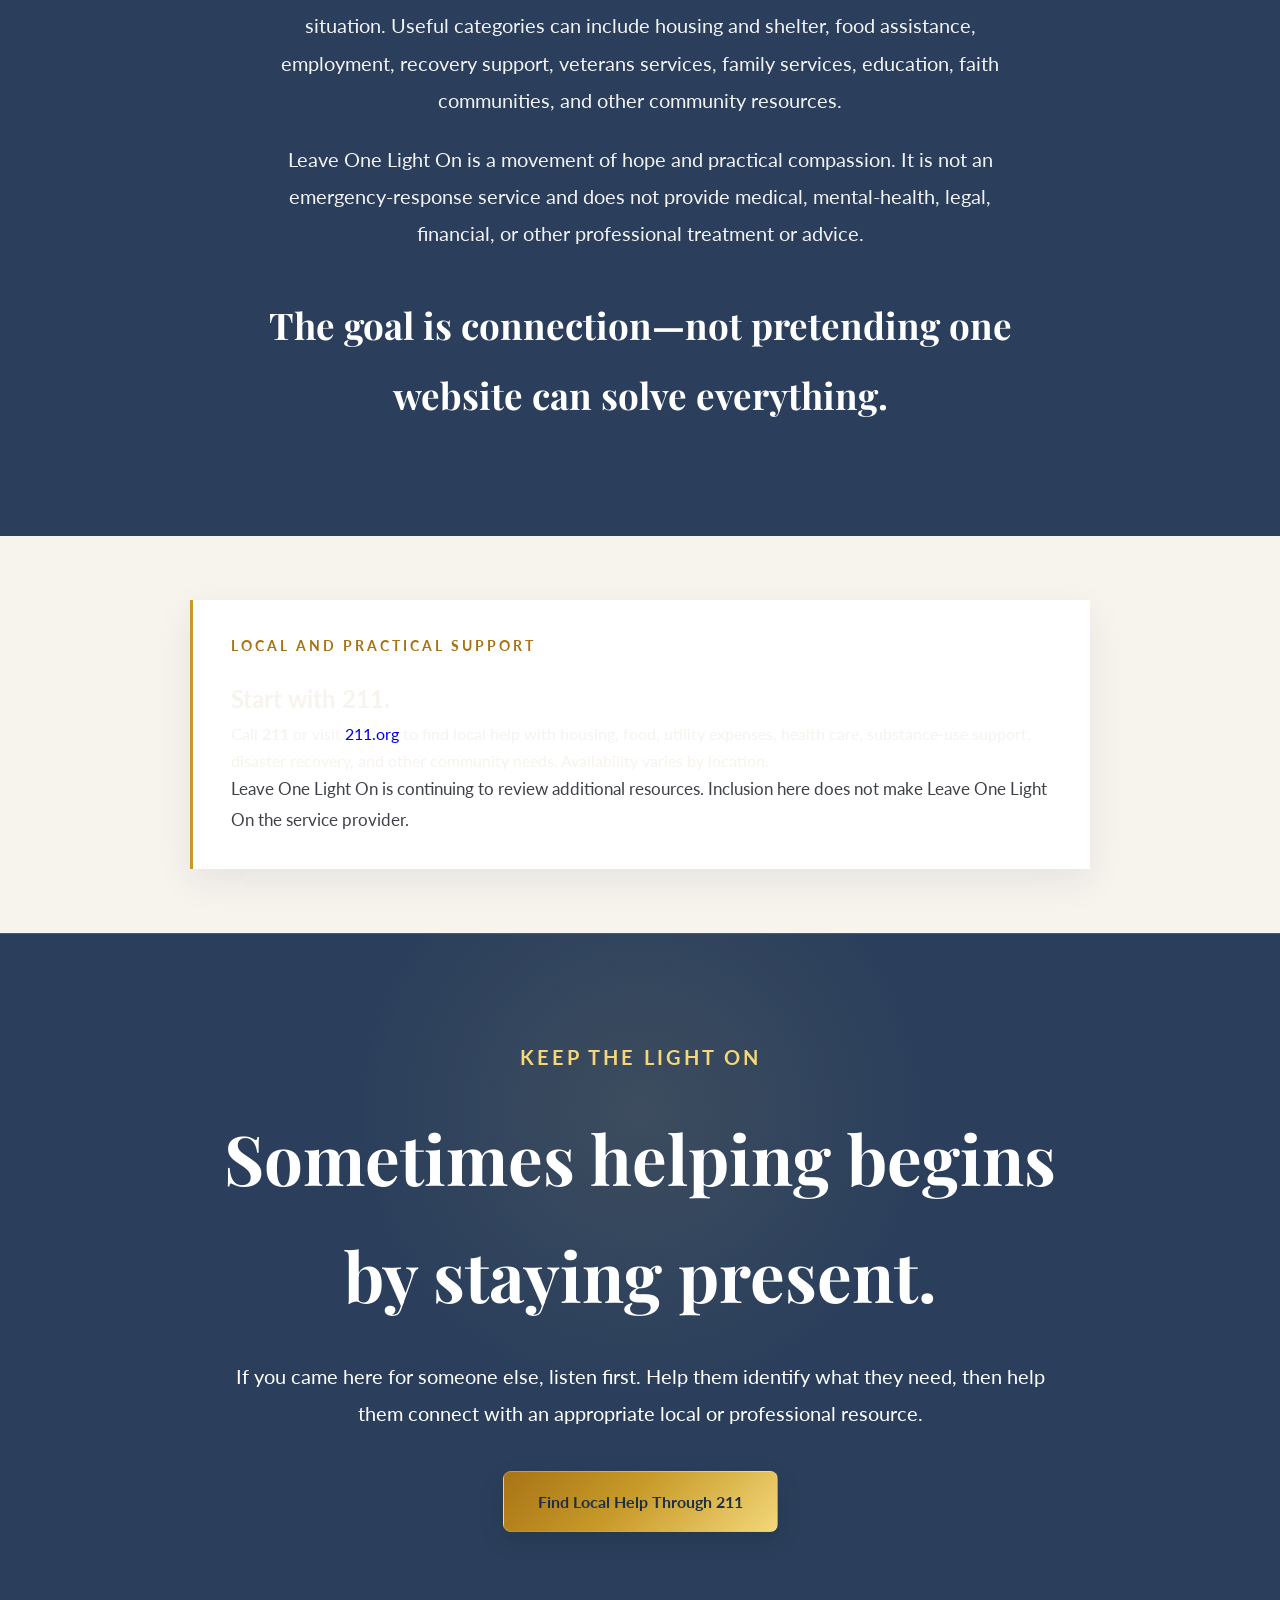
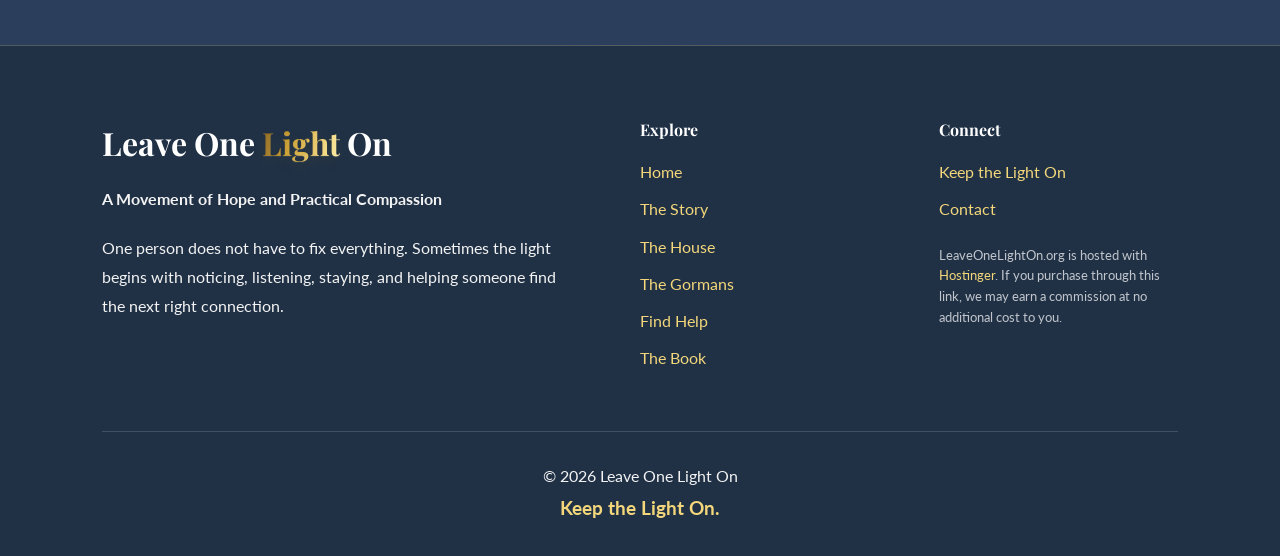
<file: find-help.html>
<!DOCTYPE html>
<html lang="en">
<head>
    <meta charset="UTF-8">
    <meta name="viewport" content="width=device-width, initial-scale=1.0">
    <title>Find Help | Leave One Light On</title>
    <meta name="description" content="Find immediate crisis support and trusted starting points for local housing, food, health, recovery, and community resources.">
    <link rel="canonical" href="https://leaveonelighton.org/find-help.html">
    <link rel="stylesheet" href="css/style.css">
    <link rel="preconnect" href="https://fonts.googleapis.com">
    <link rel="preconnect" href="https://fonts.gstatic.com" crossorigin>
    <link href="https://fonts.googleapis.com/css2?family=Playfair+Display:wght@400;600;700&family=Lato:wght@300;400;700&display=swap" rel="stylesheet">
</head>
<body>
<header>
<nav>
    <div class="logo">
        <span class="logo-title">Leave One <span class="metallic-gold">Light</span> On</span>
        <span class="logo-tagline">A Movement of Hope and Practical Compassion</span>
    </div>
    <ul>
        <li><a href="index.html">Home</a></li>
        <li><a href="story.html">The Story</a></li>
        <li><a href="house.html">The House</a></li>
        <li><a href="gormans.html">The Gormans</a></li>
        <li><a href="find-help.html">Find Help</a></li>
        <li><a href="books.html">The Book</a></li>
        <li><a href="contact.html">Contact</a></li>
    </ul>
</nav>
</header>

<section class="hero">
    <div class="overlay">
        <p class="eyebrow">You do not have to know every answer to take the next step.</p>
        <h1>Find <span class="metallic-gold shimmer">Help</span></h1>
        <h2>A starting point for practical support.</h2>
        <p class="intro">If you are carrying grief, housing or food insecurity, employment difficulties, recovery needs, family struggles, or another hard season, this page is meant to help you identify the kind of support to look for.</p>
    </div>
</section>

<main>
<section class="status-note" aria-labelledby="urgent-help-title">
    <div class="container status-card">
        <p class="section-tag dark-tag">IF YOU NEED HELP RIGHT NOW</p>
        <h2 id="urgent-help-title">Use an established crisis or emergency service.</h2>
        <p>If you or someone else is in immediate danger, call <strong>911</strong> in the United States. For mental-health or suicide crisis support, call or text <strong>988</strong> or visit <a href="https://988lifeline.org/">988lifeline.org</a>. The 988 Lifeline is available 24/7 and provides free, confidential support.</p>
    </div>
</section>

<section class="story-intro">
    <div class="container story-intro-content">
        <p class="section-tag">START WHERE YOU ARE</p>
        <h2>One useful connection can change the next hour, day, or week.</h2>
        <p>Look for established local organizations and qualified professionals that match your situation. Useful categories can include housing and shelter, food assistance, employment, recovery support, veterans services, family services, education, faith communities, and other community resources.</p>
        <p>Leave One Light On is a movement of hope and practical compassion. It is not an emergency-response service and does not provide medical, mental-health, legal, financial, or other professional treatment or advice.</p>
        <p class="highlight">The goal is connection—not pretending one website can solve everything.</p>
    </div>
</section>

<section class="status-note">
    <div class="container status-card">
        <p class="section-tag dark-tag">LOCAL AND PRACTICAL SUPPORT</p>
        <h2>Start with 211.</h2>
        <p>Call <strong>211</strong> or visit <a href="https://www.211.org/">211.org</a> to find local help with housing, food, utility expenses, health care, substance-use support, disaster recovery, and other community needs. Availability varies by location.</p>
        <p>Leave One Light On is continuing to review additional resources. Inclusion here does not make Leave One Light On the service provider.</p>
    </div>
</section>

<section class="movement">
    <div class="container movement-content">
        <p class="section-tag">KEEP THE LIGHT ON</p>
        <h2>Sometimes helping begins by staying present.</h2>
        <p>If you came here for someone else, listen first. Help them identify what they need, then help them connect with an appropriate local or professional resource.</p>
        <a href="https://www.211.org/" class="button">Find Local Help Through 211</a>
    </div>
</section>

</main>

<footer class="footer">
    <div class="container">
        <div class="footer-brand">
            <h3>Leave One <span class="metallic-gold">Light</span> On</h3>
            <p class="footer-tagline">A Movement of Hope and Practical Compassion</p>
            <p>One person does not have to fix everything. Sometimes the light begins with noticing, listening, staying, and helping someone find the next right connection.</p>
        </div>
        <div class="footer-links">
            <h4>Explore</h4>
            <ul>
                <li><a href="index.html">Home</a></li>
                <li><a href="story.html">The Story</a></li>
                <li><a href="house.html">The House</a></li>
                <li><a href="gormans.html">The Gormans</a></li>
                <li><a href="find-help.html">Find Help</a></li>
                <li><a href="https://thelightinthewindowbook.com/">The Book</a></li>
            </ul>
        </div>
        <div class="footer-contact">
            <h4>Connect</h4>
            <ul>
                <li><a href="keep-one-light-on.html">Keep the Light On</a></li><li><a href="contact.html">Contact</a></li>
            </ul>
            <p class="hosting-note">LeaveOneLightOn.org is hosted with <a href="https://www.hostinger.com?REFERRALCODE=KKATHETEDRMP" rel="sponsored nofollow">Hostinger</a>. If you purchase through this link, we may earn a commission at no additional cost to you.</p>
        </div>
    </div>
    <div class="footer-bottom">
        <p>© 2026 Leave One Light On</p>
        <p class="footer-closing">Keep the Light On.</p>
    </div>
</footer>
</body>
</html>
</file>
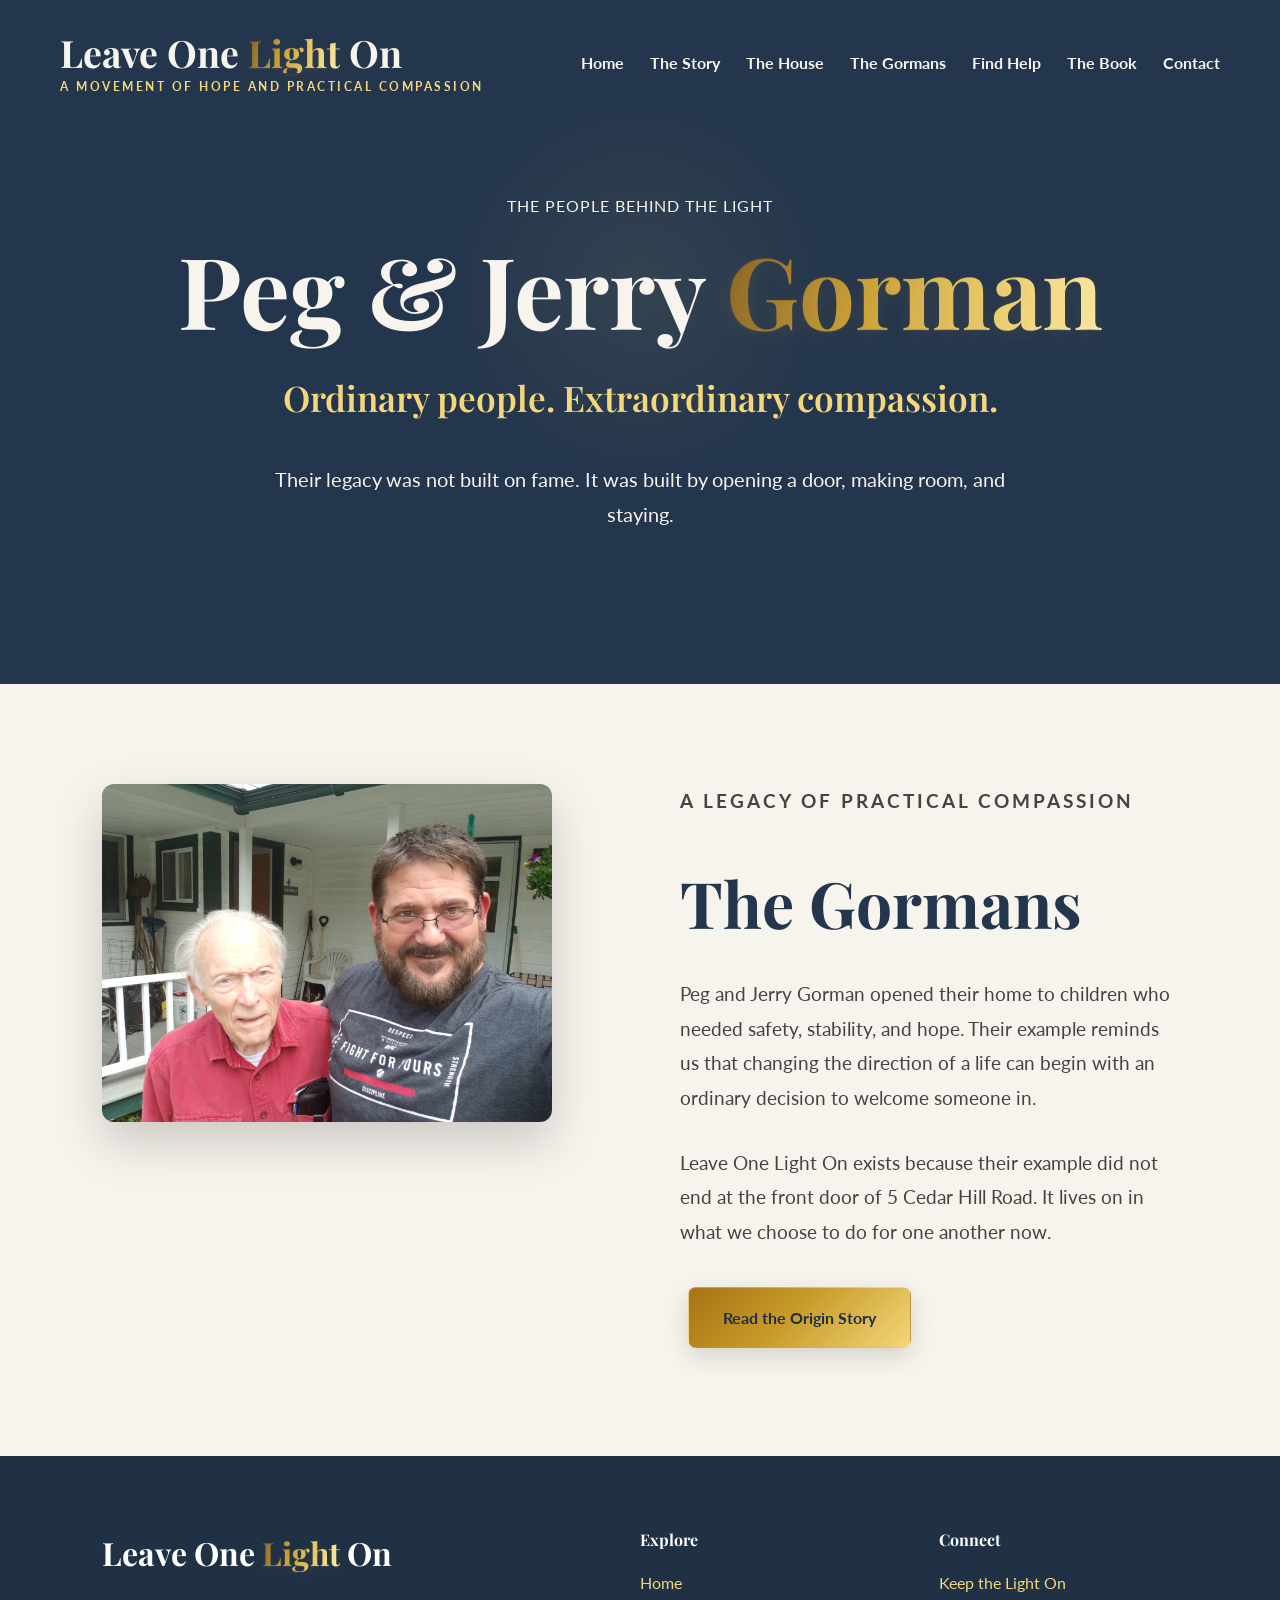
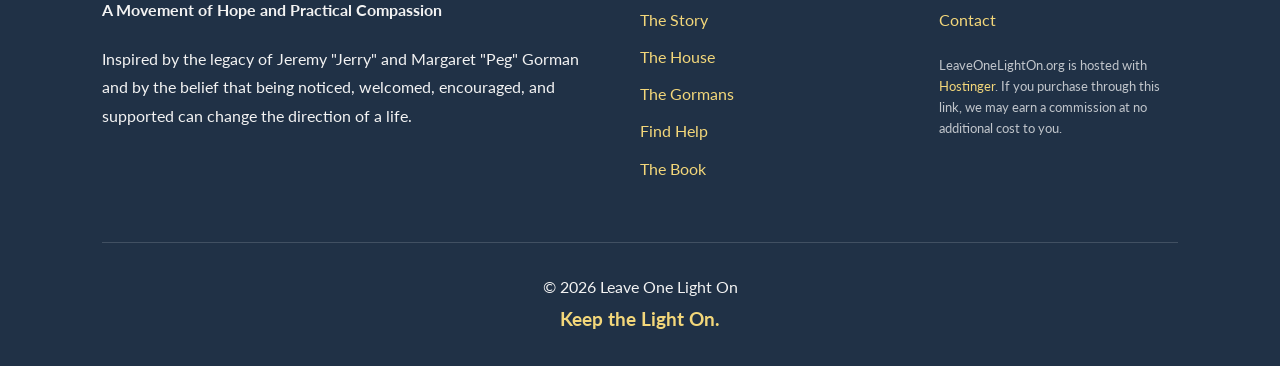
<file: gormans.html>
<!DOCTYPE html>
<html lang="en">
<head>
    <meta charset="UTF-8">
    <meta name="viewport" content="width=device-width, initial-scale=1.0">
    <title>The Gormans | Leave One Light On</title>
    <meta name="description" content="Peg and Jerry Gorman were ordinary people whose extraordinary compassion changed lives and inspired the Leave One Light On movement.">
    <link rel="canonical" href="https://leaveonelighton.org/gormans.html">
    <link rel="stylesheet" href="css/style.css">
    <link rel="preconnect" href="https://fonts.googleapis.com">
    <link rel="preconnect" href="https://fonts.gstatic.com" crossorigin>
    <link href="https://fonts.googleapis.com/css2?family=Playfair+Display:wght@400;600;700&family=Lato:wght@300;400;700&display=swap" rel="stylesheet">
</head>
<body>
<header>
<nav>
    <div class="logo"><span class="logo-title">Leave One <span class="metallic-gold">Light</span> On</span><span class="logo-tagline">A Movement of Hope and Practical Compassion</span></div>
    <ul><li><a href="index.html">Home</a></li><li><a href="story.html">The Story</a></li><li><a href="house.html">The House</a></li><li><a href="gormans.html">The Gormans</a></li><li><a href="find-help.html">Find Help</a></li><li><a href="books.html">The Book</a></li>
        <li><a href="contact.html">Contact</a></li></ul>
</nav>
</header>
<main>
<section class="hero compact-hero">
    <div class="overlay">
        <p class="eyebrow">THE PEOPLE BEHIND THE LIGHT</p>
        <h1>Peg &amp; Jerry <span class="metallic-gold shimmer">Gorman</span></h1>
        <h2>Ordinary people. Extraordinary compassion.</h2>
        <p class="intro">Their legacy was not built on fame. It was built by opening a door, making room, and staying.</p>
    </div>
</section>
<section class="gormans">
    <div class="container">
        <div class="gormans-image"><img src="images/gormans/jerry-gorman.jpg" alt="Jerry Gorman" loading="lazy"></div>
        <div class="gormans-content">
            <p class="section-tag dark-tag">A LEGACY OF PRACTICAL COMPASSION</p>
            <h2>The Gormans</h2>
            <p>Peg and Jerry Gorman opened their home to children who needed safety, stability, and hope. Their example reminds us that changing the direction of a life can begin with an ordinary decision to welcome someone in.</p>
            <p>Leave One Light On exists because their example did not end at the front door of 5 Cedar Hill Road. It lives on in what we choose to do for one another now.</p>
            <a href="story.html" class="button">Read the Origin Story</a>
        </div>
    </div>
</section>
</main>
<footer class="footer">
    <div class="container">
        <div class="footer-brand"><h3>Leave One <span class="metallic-gold">Light</span> On</h3><p class="footer-tagline">A Movement of Hope and Practical Compassion</p><p>Inspired by the legacy of Jeremy "Jerry" and Margaret "Peg" Gorman and by the belief that being noticed, welcomed, encouraged, and supported can change the direction of a life.</p></div>
        <div class="footer-links"><h4>Explore</h4><ul><li><a href="index.html">Home</a></li><li><a href="story.html">The Story</a></li><li><a href="house.html">The House</a></li><li><a href="gormans.html">The Gormans</a></li><li><a href="find-help.html">Find Help</a></li><li><a href="https://thelightinthewindowbook.com/">The Book</a></li></ul></div>
        <div class="footer-contact"><h4>Connect</h4><ul><li><a href="keep-one-light-on.html">Keep the Light On</a></li><li><a href="contact.html">Contact</a></li></ul><p class="hosting-note">LeaveOneLightOn.org is hosted with <a href="https://www.hostinger.com?REFERRALCODE=KKATHETEDRMP" rel="sponsored nofollow">Hostinger</a>. If you purchase through this link, we may earn a commission at no additional cost to you.</p></div>
    </div>
    <div class="footer-bottom"><p>© 2026 Leave One Light On</p><p class="footer-closing">Keep the Light On.</p></div>
</footer>
</body>
</html>
</file>
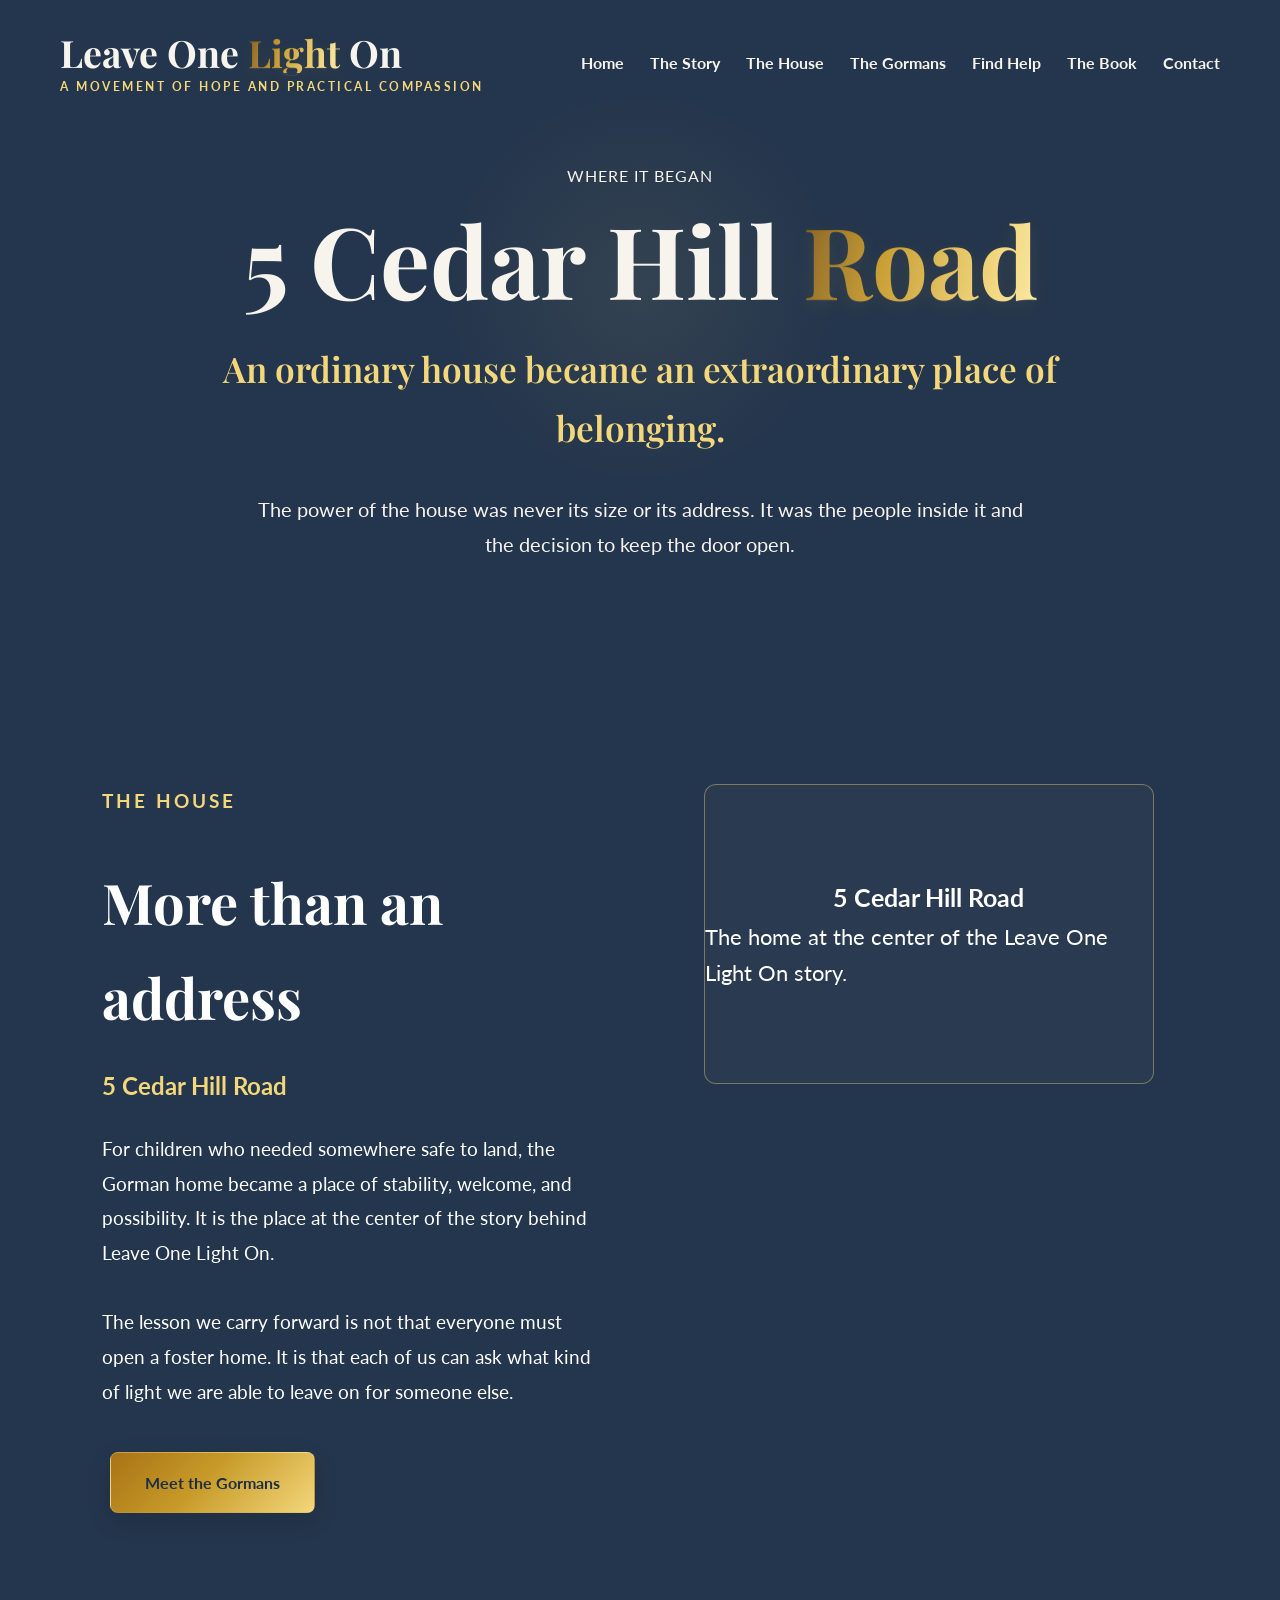
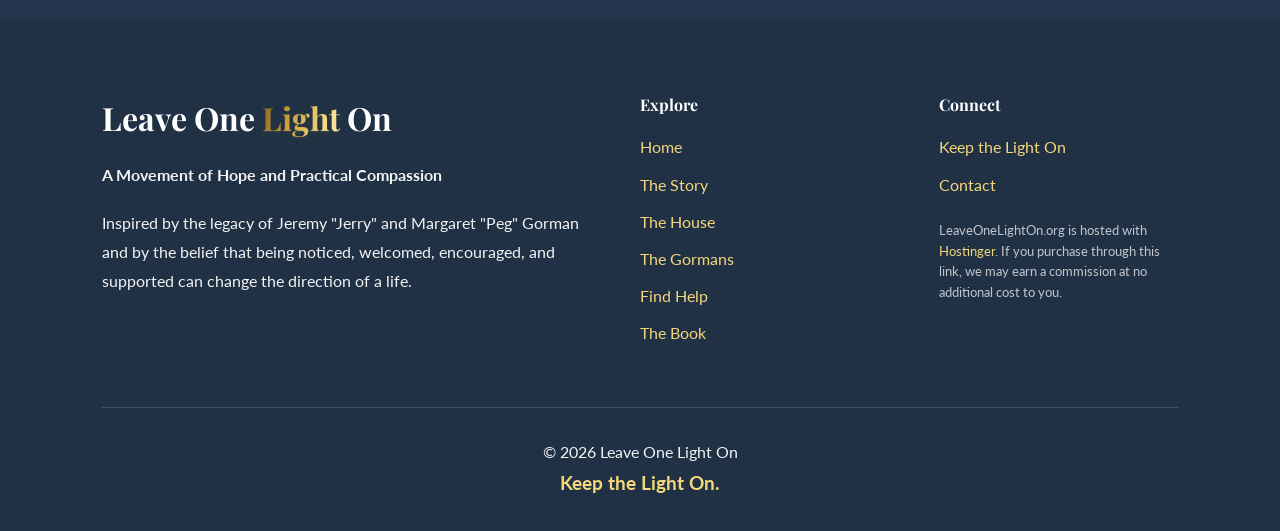
<file: house.html>
<!DOCTYPE html>
<html lang="en">
<head>
    <meta charset="UTF-8">
    <meta name="viewport" content="width=device-width, initial-scale=1.0">
    <title>The House | Leave One Light On</title>
    <meta name="description" content="5 Cedar Hill Road was the home where Peg and Jerry Gorman created safety, belonging, and hope for children whose lives needed a light left on.">
    <link rel="canonical" href="https://leaveonelighton.org/house.html">
    <link rel="stylesheet" href="css/style.css">
    <link rel="preconnect" href="https://fonts.googleapis.com">
    <link rel="preconnect" href="https://fonts.gstatic.com" crossorigin>
    <link href="https://fonts.googleapis.com/css2?family=Playfair+Display:wght@400;600;700&family=Lato:wght@300;400;700&display=swap" rel="stylesheet">
</head>
<body>
<header>
<nav>
    <div class="logo"><span class="logo-title">Leave One <span class="metallic-gold">Light</span> On</span><span class="logo-tagline">A Movement of Hope and Practical Compassion</span></div>
    <ul><li><a href="index.html">Home</a></li><li><a href="story.html">The Story</a></li><li><a href="house.html">The House</a></li><li><a href="gormans.html">The Gormans</a></li><li><a href="find-help.html">Find Help</a></li><li><a href="books.html">The Book</a></li>
        <li><a href="contact.html">Contact</a></li></ul>
</nav>
</header>
<main>
<section class="hero compact-hero">
    <div class="overlay">
        <p class="eyebrow">WHERE IT BEGAN</p>
        <h1>5 Cedar Hill <span class="metallic-gold shimmer">Road</span></h1>
        <h2>An ordinary house became an extraordinary place of belonging.</h2>
        <p class="intro">The power of the house was never its size or its address. It was the people inside it and the decision to keep the door open.</p>
    </div>
</section>
<section class="house">
    <div class="container">
        <div class="house-content">
            <p class="section-tag">THE HOUSE</p>
            <h2>More than an address</h2>
            <p class="subtitle">5 Cedar Hill Road</p>
            <p>For children who needed somewhere safe to land, the Gorman home became a place of stability, welcome, and possibility. It is the place at the center of the story behind Leave One Light On.</p>
            <p>The lesson we carry forward is not that everyone must open a foster home. It is that each of us can ask what kind of light we are able to leave on for someone else.</p>
            <a href="gormans.html" class="button">Meet the Gormans</a>
        </div>
        <div class="house-image">
            <div class="placeholder" role="note" aria-label="About 5 Cedar Hill Road">
                <h3>5 Cedar Hill Road</h3>
                <p>The home at the center of the Leave One Light On story.</p>
            </div>
        </div>
    </div>
</section>
</main>
<footer class="footer">
    <div class="container">
        <div class="footer-brand"><h3>Leave One <span class="metallic-gold">Light</span> On</h3><p class="footer-tagline">A Movement of Hope and Practical Compassion</p><p>Inspired by the legacy of Jeremy "Jerry" and Margaret "Peg" Gorman and by the belief that being noticed, welcomed, encouraged, and supported can change the direction of a life.</p></div>
        <div class="footer-links"><h4>Explore</h4><ul><li><a href="index.html">Home</a></li><li><a href="story.html">The Story</a></li><li><a href="house.html">The House</a></li><li><a href="gormans.html">The Gormans</a></li><li><a href="find-help.html">Find Help</a></li><li><a href="https://thelightinthewindowbook.com/">The Book</a></li></ul></div>
        <div class="footer-contact"><h4>Connect</h4><ul><li><a href="keep-one-light-on.html">Keep the Light On</a></li><li><a href="contact.html">Contact</a></li></ul><p class="hosting-note">LeaveOneLightOn.org is hosted with <a href="https://www.hostinger.com?REFERRALCODE=KKATHETEDRMP" rel="sponsored nofollow">Hostinger</a>. If you purchase through this link, we may earn a commission at no additional cost to you.</p></div>
    </div>
    <div class="footer-bottom"><p>© 2026 Leave One Light On</p><p class="footer-closing">Keep the Light On.</p></div>
</footer>
</body>
</html>
</file>
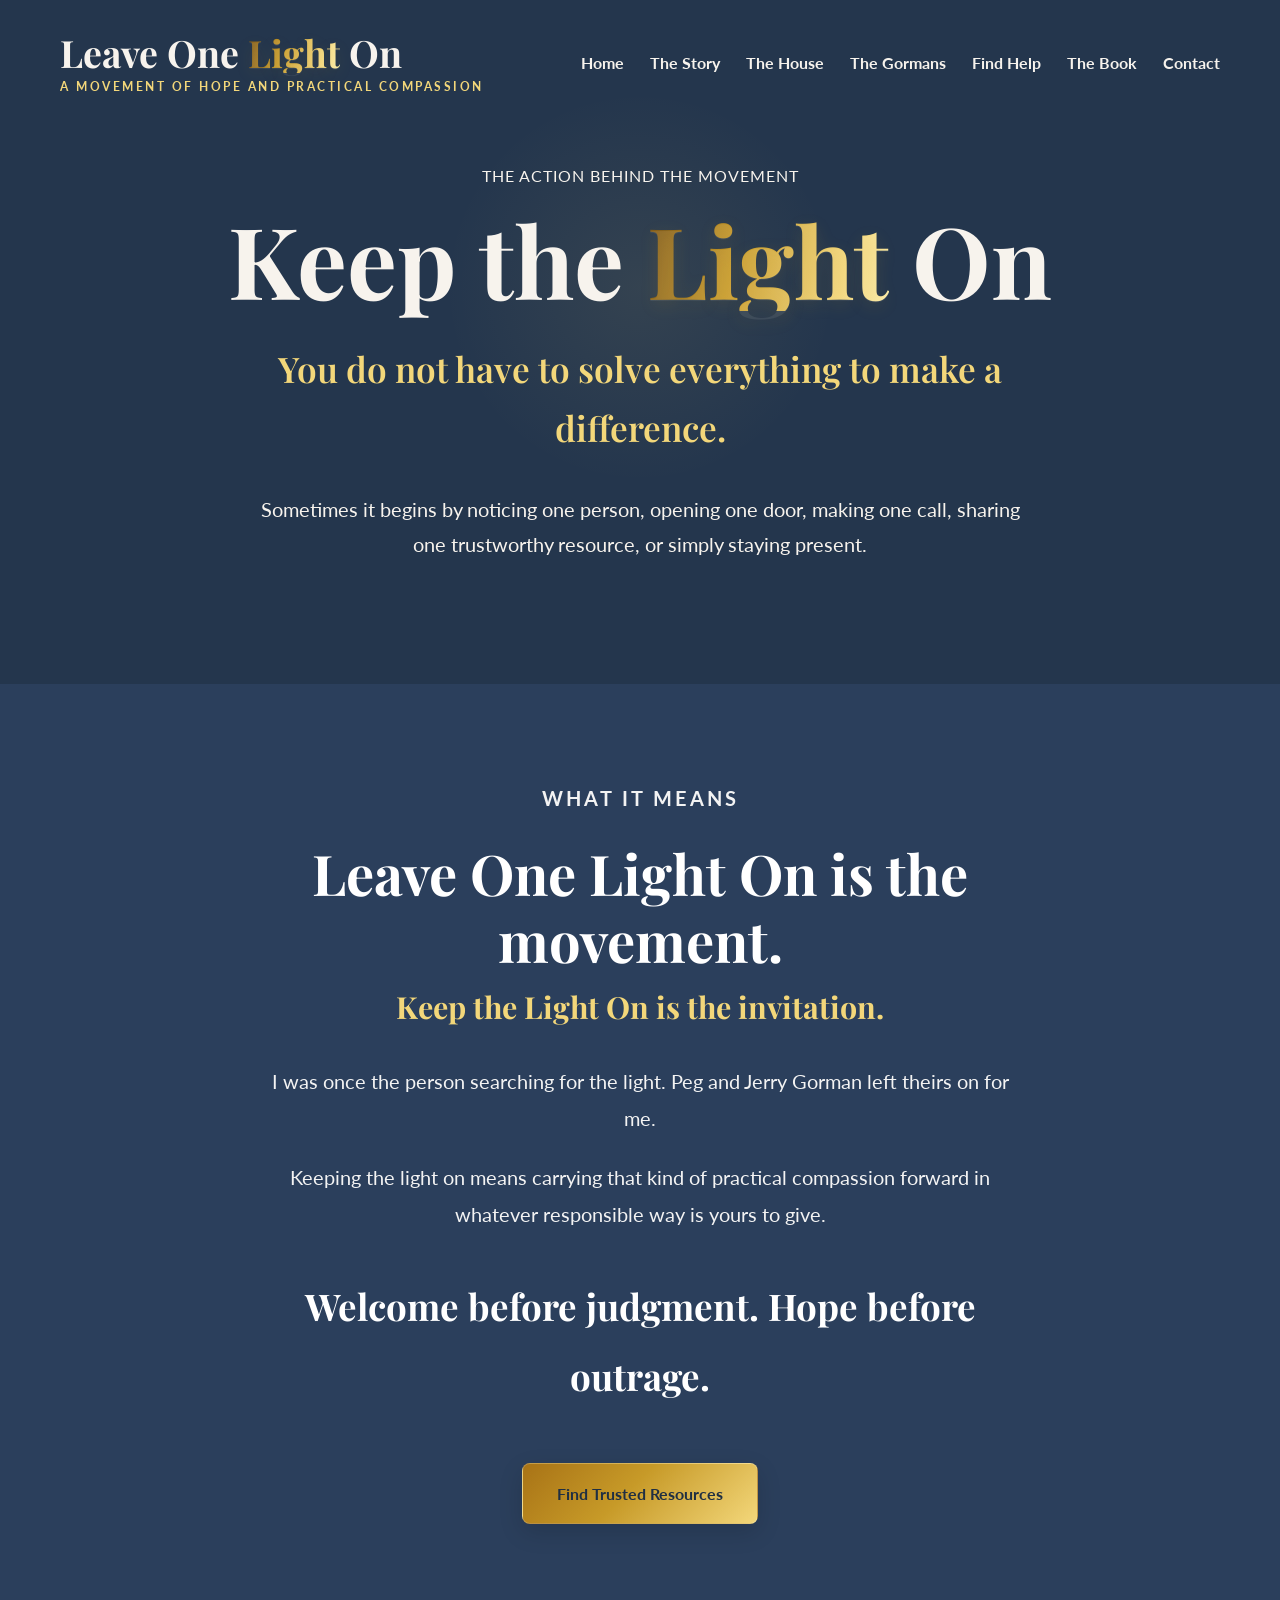
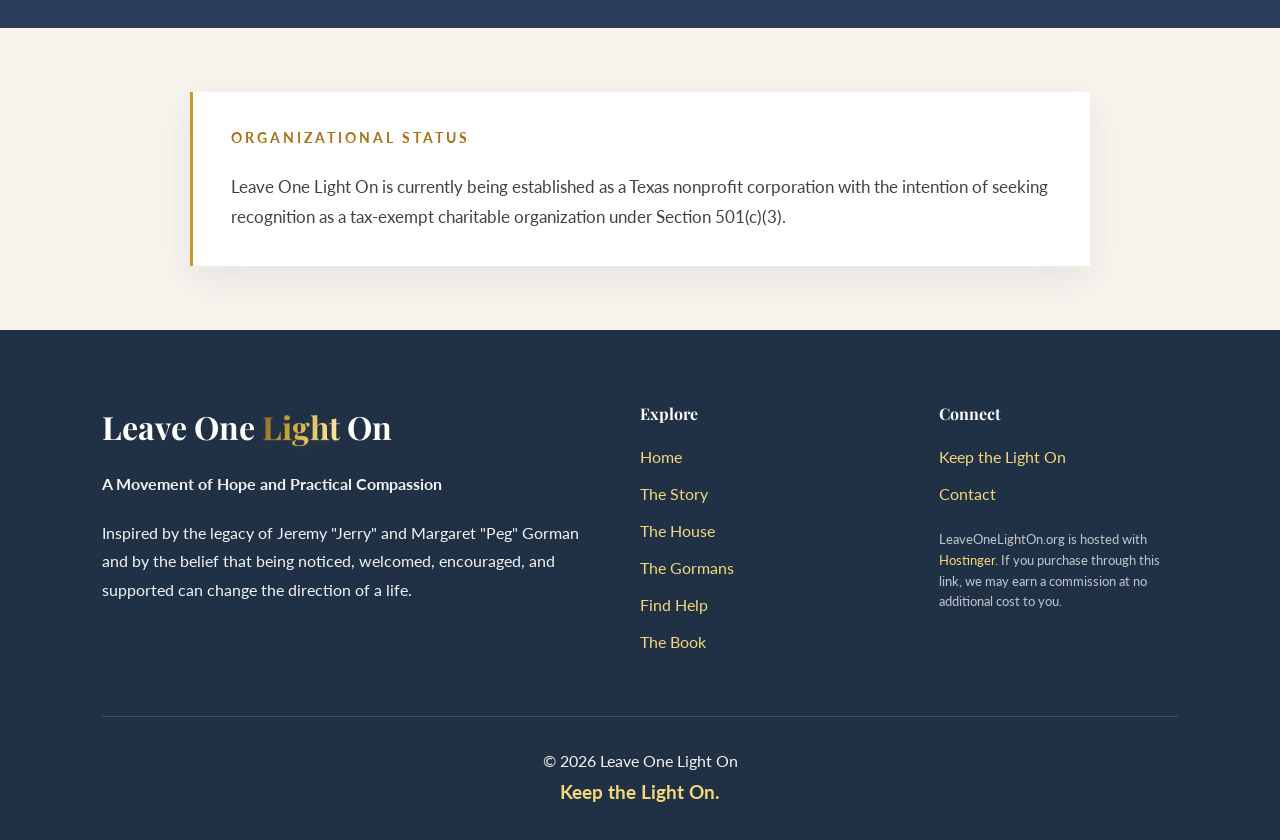
<file: keep-one-light-on.html>
<!DOCTYPE html>
<html lang="en">
<head>
    <meta charset="UTF-8">
    <meta name="viewport" content="width=device-width, initial-scale=1.0">
    <title>Keep the Light On | Leave One Light On</title>
    <meta name="description" content="Keep the Light On is the action invitation of Leave One Light On: notice someone, stay present, share hope, and help connect people with practical support.">
    <link rel="canonical" href="https://leaveonelighton.org/keep-one-light-on.html">
    <link rel="stylesheet" href="css/style.css">
    <link rel="preconnect" href="https://fonts.googleapis.com">
    <link rel="preconnect" href="https://fonts.gstatic.com" crossorigin>
    <link href="https://fonts.googleapis.com/css2?family=Playfair+Display:wght@400;600;700&family=Lato:wght@300;400;700&display=swap" rel="stylesheet">
</head>
<body>
<header>
<nav>
    <div class="logo">
        <span class="logo-title">Leave One <span class="metallic-gold">Light</span> On</span>
        <span class="logo-tagline">A Movement of Hope and Practical Compassion</span>
    </div>
    <ul>
        <li><a href="index.html">Home</a></li>
        <li><a href="story.html">The Story</a></li>
        <li><a href="house.html">The House</a></li>
        <li><a href="gormans.html">The Gormans</a></li>
        <li><a href="find-help.html">Find Help</a></li>
        <li><a href="books.html">The Book</a></li>
        <li><a href="contact.html">Contact</a></li>
    </ul>
</nav>
</header>
<main>

<section class="hero compact-hero">
    <div class="overlay">
        <p class="eyebrow">THE ACTION BEHIND THE MOVEMENT</p>
        <h1>Keep the <span class="metallic-gold shimmer">Light</span> On</h1>
        <h2>You do not have to solve everything to make a difference.</h2>
        <p class="intro">Sometimes it begins by noticing one person, opening one door, making one call, sharing one trustworthy resource, or simply staying present.</p>
    </div>
</section>

<section class="story-intro">
    <div class="container story-intro-content">
        <p class="section-tag">WHAT IT MEANS</p>
        <h2>Leave One Light On is the movement.</h2>
        <h3>Keep the Light On is the invitation.</h3>
        <p>I was once the person searching for the light. Peg and Jerry Gorman left theirs on for me.</p>
        <p>Keeping the light on means carrying that kind of practical compassion forward in whatever responsible way is yours to give.</p>
        <p class="highlight">Welcome before judgment. Hope before outrage.</p>
        <div class="buttons">
            <a href="find-help.html" class="button">Find Trusted Resources</a>
        </div>
    </div>
</section>

<section class="status-note">
    <div class="container status-card">
        <p class="section-tag dark-tag">ORGANIZATIONAL STATUS</p>
        <p>Leave One Light On is currently being established as a Texas nonprofit corporation with the intention of seeking recognition as a tax-exempt charitable organization under Section 501(c)(3).</p>
    </div>
</section>

</main>
<footer class="footer">
    <div class="container">
        <div class="footer-brand">
            <h3>Leave One <span class="metallic-gold">Light</span> On</h3>
            <p class="footer-tagline">A Movement of Hope and Practical Compassion</p>
            <p>Inspired by the legacy of Jeremy "Jerry" and Margaret "Peg" Gorman and by the belief that being noticed, welcomed, encouraged, and supported can change the direction of a life.</p>
        </div>
        <div class="footer-links">
            <h4>Explore</h4>
            <ul>
                <li><a href="index.html">Home</a></li>
                <li><a href="story.html">The Story</a></li>
                <li><a href="house.html">The House</a></li>
                <li><a href="gormans.html">The Gormans</a></li>
                <li><a href="find-help.html">Find Help</a></li>
                <li><a href="https://thelightinthewindowbook.com/">The Book</a></li>
            </ul>
        </div>
        <div class="footer-contact">
            <h4>Connect</h4>
            <ul>
                <li><a href="keep-one-light-on.html">Keep the Light On</a></li><li><a href="contact.html">Contact</a></li>
            </ul>
            <p class="hosting-note">LeaveOneLightOn.org is hosted with <a href="https://www.hostinger.com?REFERRALCODE=KKATHETEDRMP" rel="sponsored nofollow">Hostinger</a>. If you purchase through this link, we may earn a commission at no additional cost to you.</p>
        </div>
    </div>
    <div class="footer-bottom">
        <p>© 2026 Leave One Light On</p>
        <p class="footer-closing">Keep the Light On.</p>
    </div>
</footer>
</body>
</html>
</file>
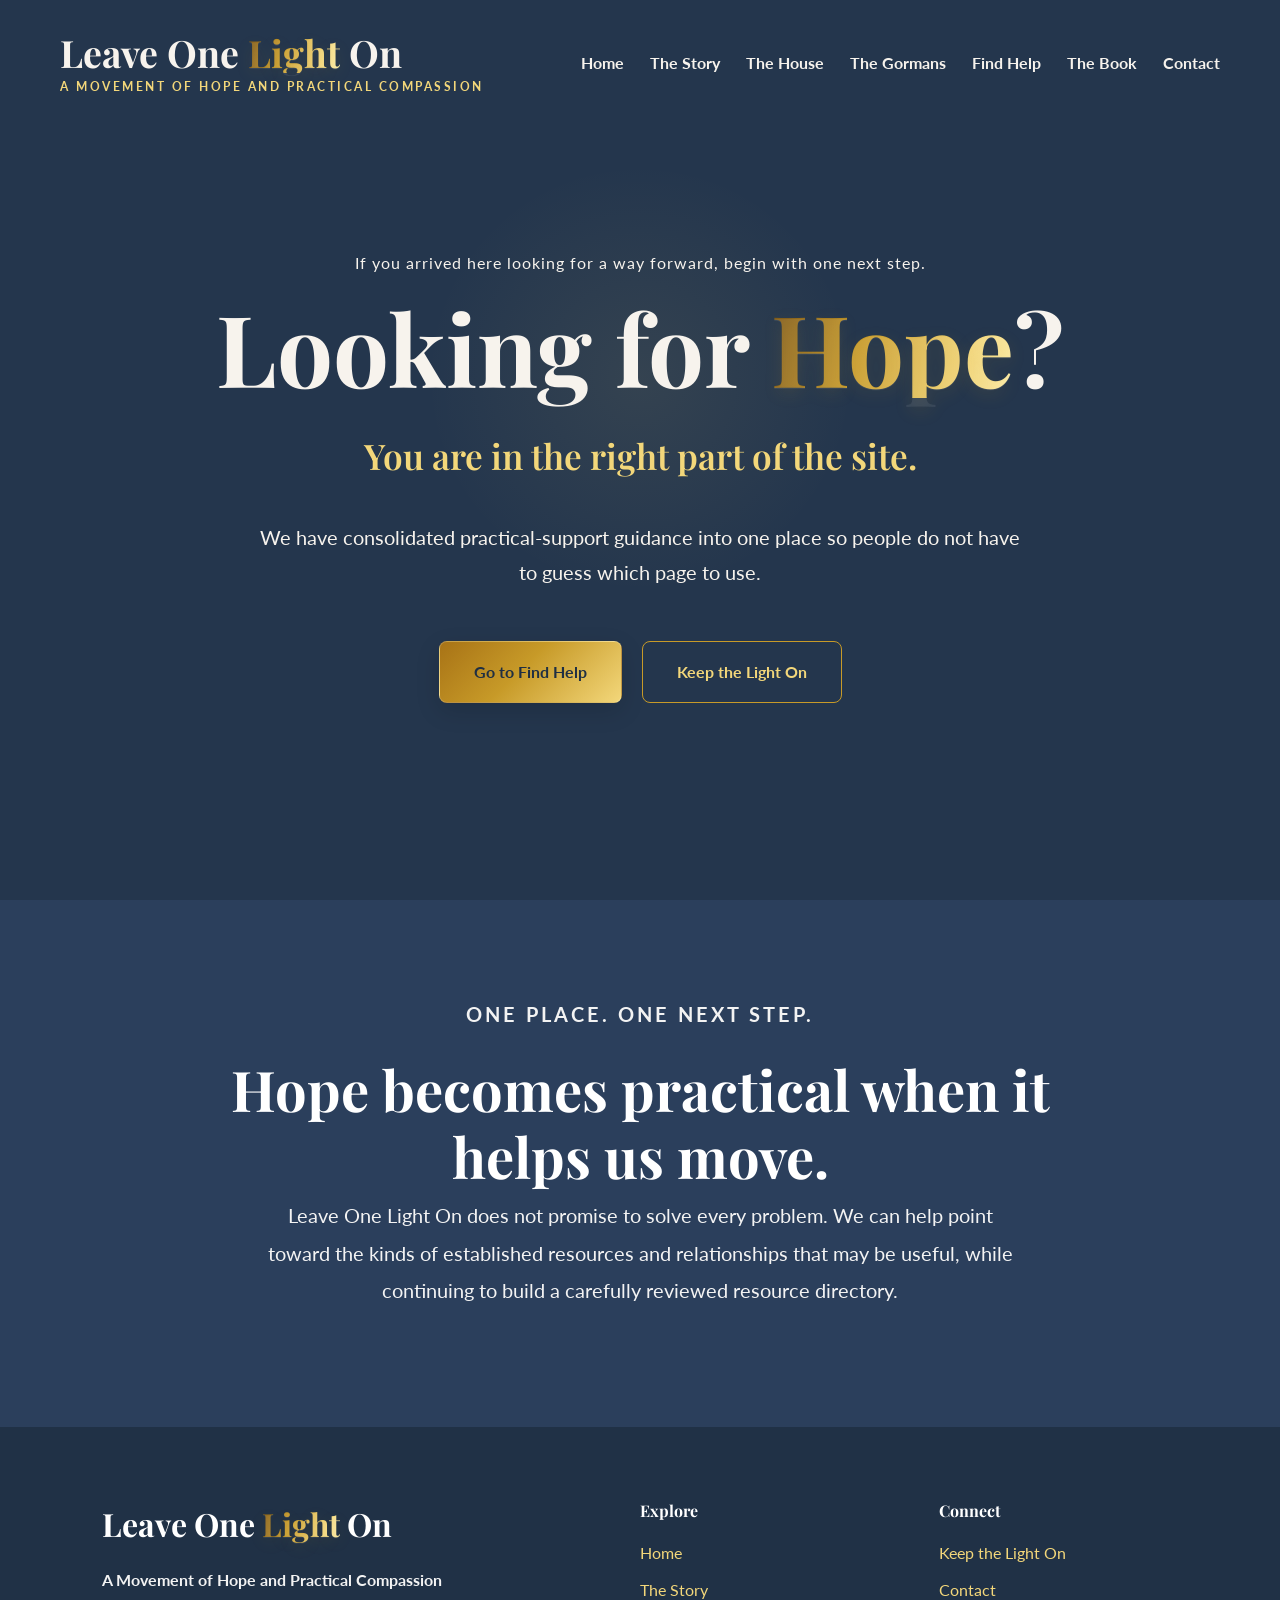
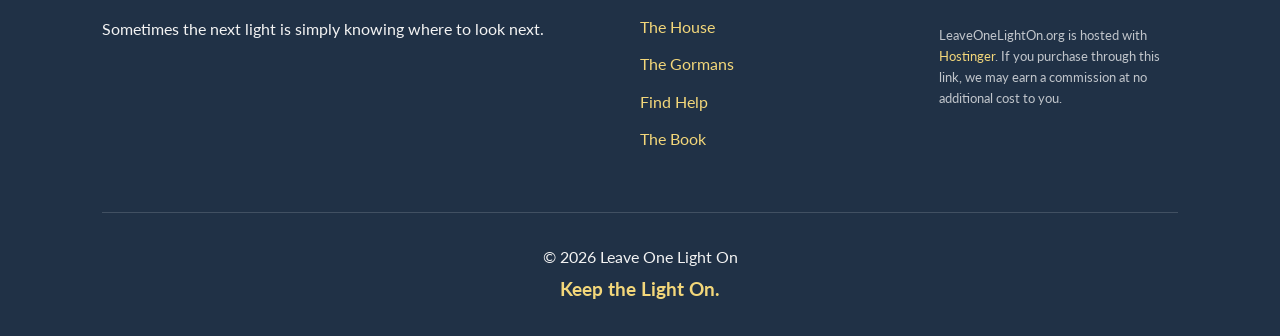
<file: looking-for-hope.html>
<!DOCTYPE html>
<html lang="en">
<head>
    <meta charset="UTF-8">
    <meta name="viewport" content="width=device-width, initial-scale=1.0">
    <title>Looking for Hope | Leave One Light On</title>
    <meta name="description" content="If you are looking for hope or practical support, start with the Leave One Light On Find Help page.">
    <link rel="canonical" href="https://leaveonelighton.org/looking-for-hope.html">
    <link rel="stylesheet" href="css/style.css">
    <link rel="preconnect" href="https://fonts.googleapis.com">
    <link rel="preconnect" href="https://fonts.gstatic.com" crossorigin>
    <link href="https://fonts.googleapis.com/css2?family=Playfair+Display:wght@400;600;700&family=Lato:wght@300;400;700&display=swap" rel="stylesheet">
</head>
<body>
<header>
<nav>
    <div class="logo">
        <span class="logo-title">Leave One <span class="metallic-gold">Light</span> On</span>
        <span class="logo-tagline">A Movement of Hope and Practical Compassion</span>
    </div>
    <ul>
        <li><a href="index.html">Home</a></li>
        <li><a href="story.html">The Story</a></li>
        <li><a href="house.html">The House</a></li>
        <li><a href="gormans.html">The Gormans</a></li>
        <li><a href="find-help.html">Find Help</a></li>
        <li><a href="books.html">The Book</a></li>
        <li><a href="contact.html">Contact</a></li>
    </ul>
</nav>
</header>
<main>

<section class="hero">
    <div class="overlay">
        <p class="eyebrow">If you arrived here looking for a way forward, begin with one next step.</p>
        <h1>Looking for <span class="metallic-gold shimmer">Hope</span>?</h1>
        <h2>You are in the right part of the site.</h2>
        <p class="intro">We have consolidated practical-support guidance into one place so people do not have to guess which page to use.</p>
        <div class="buttons">
            <a href="find-help.html" class="button">Go to Find Help</a>
            <a href="keep-one-light-on.html" class="button secondary">Keep the Light On</a>
        </div>
    </div>
</section>

<section class="story-intro">
    <div class="container story-intro-content">
        <p class="section-tag">ONE PLACE. ONE NEXT STEP.</p>
        <h2>Hope becomes practical when it helps us move.</h2>
        <p>Leave One Light On does not promise to solve every problem. We can help point toward the kinds of established resources and relationships that may be useful, while continuing to build a carefully reviewed resource directory.</p>
    </div>
</section>

</main>
<footer class="footer">
    <div class="container">
        <div class="footer-brand">
            <h3>Leave One <span class="metallic-gold">Light</span> On</h3>
            <p class="footer-tagline">A Movement of Hope and Practical Compassion</p>
            <p>Sometimes the next light is simply knowing where to look next.</p>
        </div>
        <div class="footer-links">
            <h4>Explore</h4>
            <ul>
                <li><a href="index.html">Home</a></li>
                <li><a href="story.html">The Story</a></li>
                <li><a href="house.html">The House</a></li>
                <li><a href="gormans.html">The Gormans</a></li>
                <li><a href="find-help.html">Find Help</a></li>
                <li><a href="https://thelightinthewindowbook.com/">The Book</a></li>
            </ul>
        </div>
        <div class="footer-contact">
            <h4>Connect</h4>
            <ul>
                <li><a href="keep-one-light-on.html">Keep the Light On</a></li><li><a href="contact.html">Contact</a></li>
            </ul>
            <p class="hosting-note">LeaveOneLightOn.org is hosted with <a href="https://www.hostinger.com?REFERRALCODE=KKATHETEDRMP" rel="sponsored nofollow">Hostinger</a>. If you purchase through this link, we may earn a commission at no additional cost to you.</p>
        </div>
    </div>
    <div class="footer-bottom">
        <p>© 2026 Leave One Light On</p>
        <p class="footer-closing">Keep the Light On.</p>
    </div>
</footer>
</body>
</html>
</file>
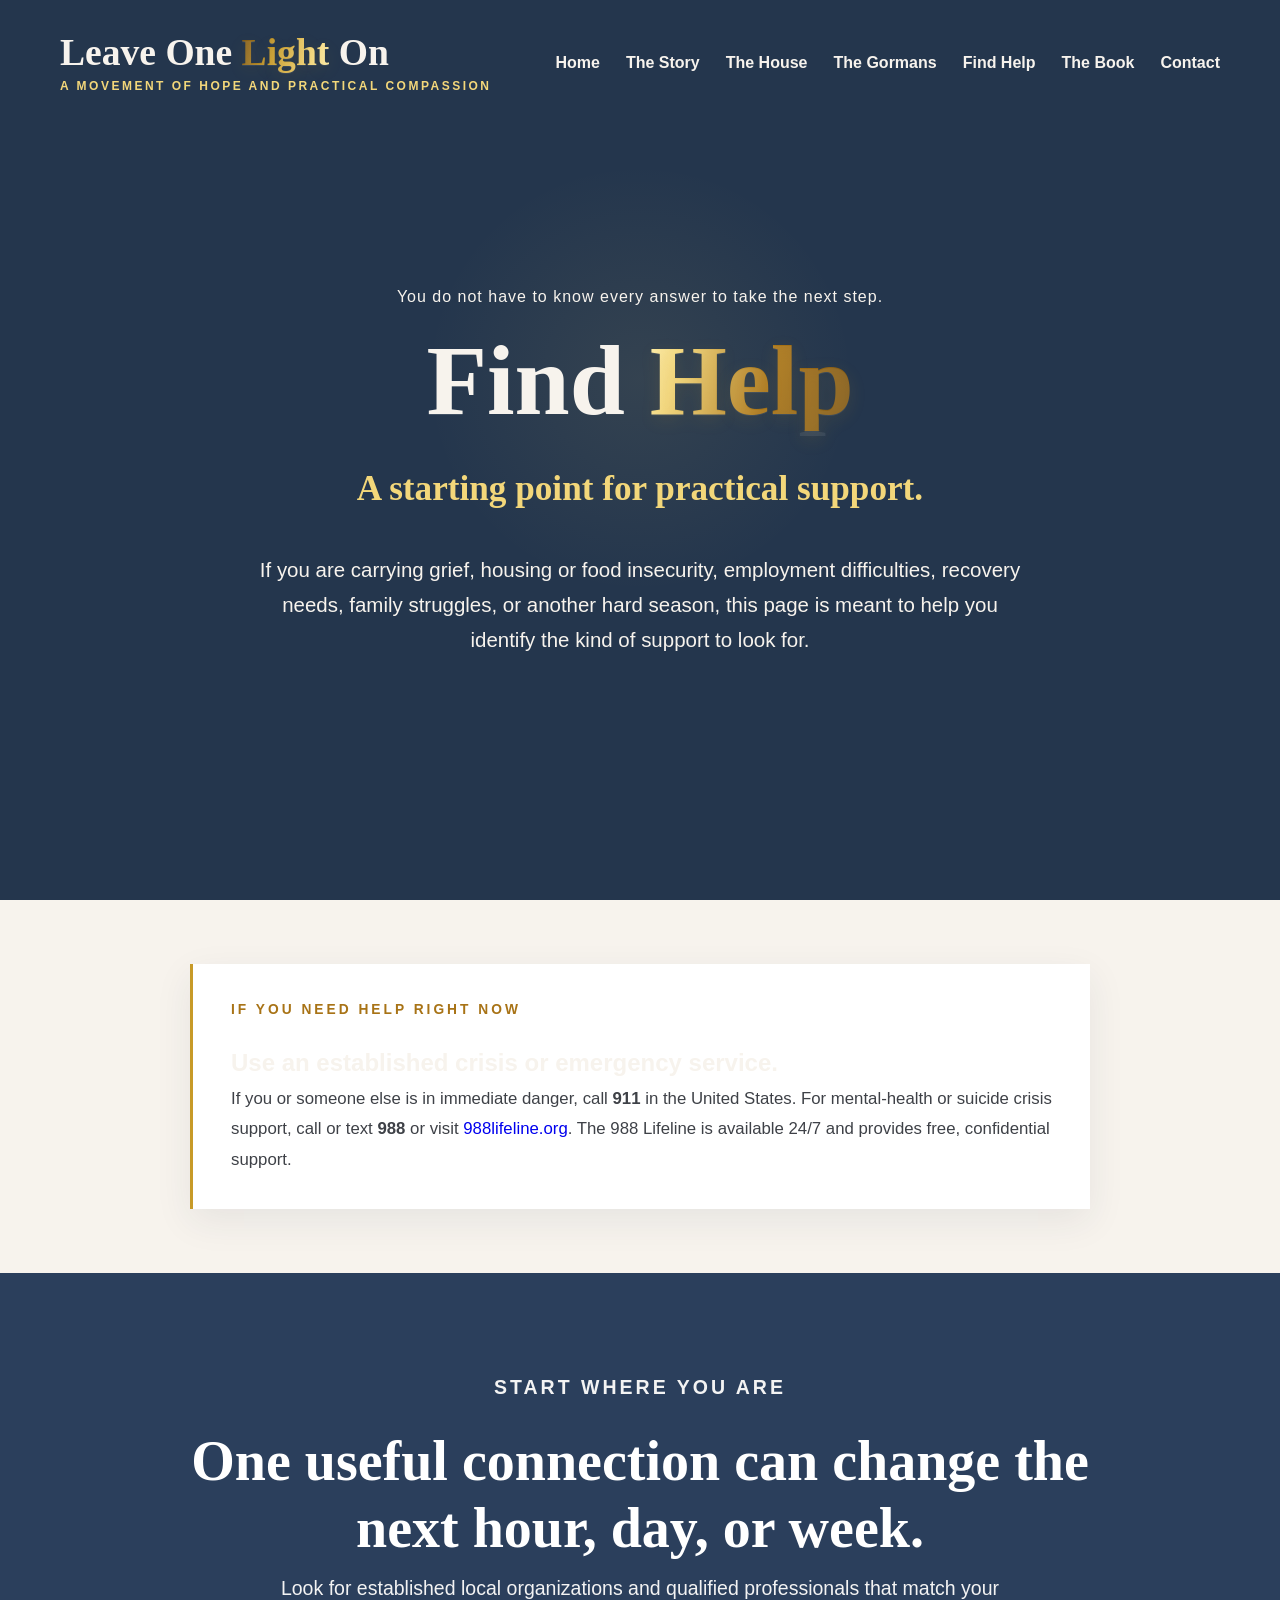
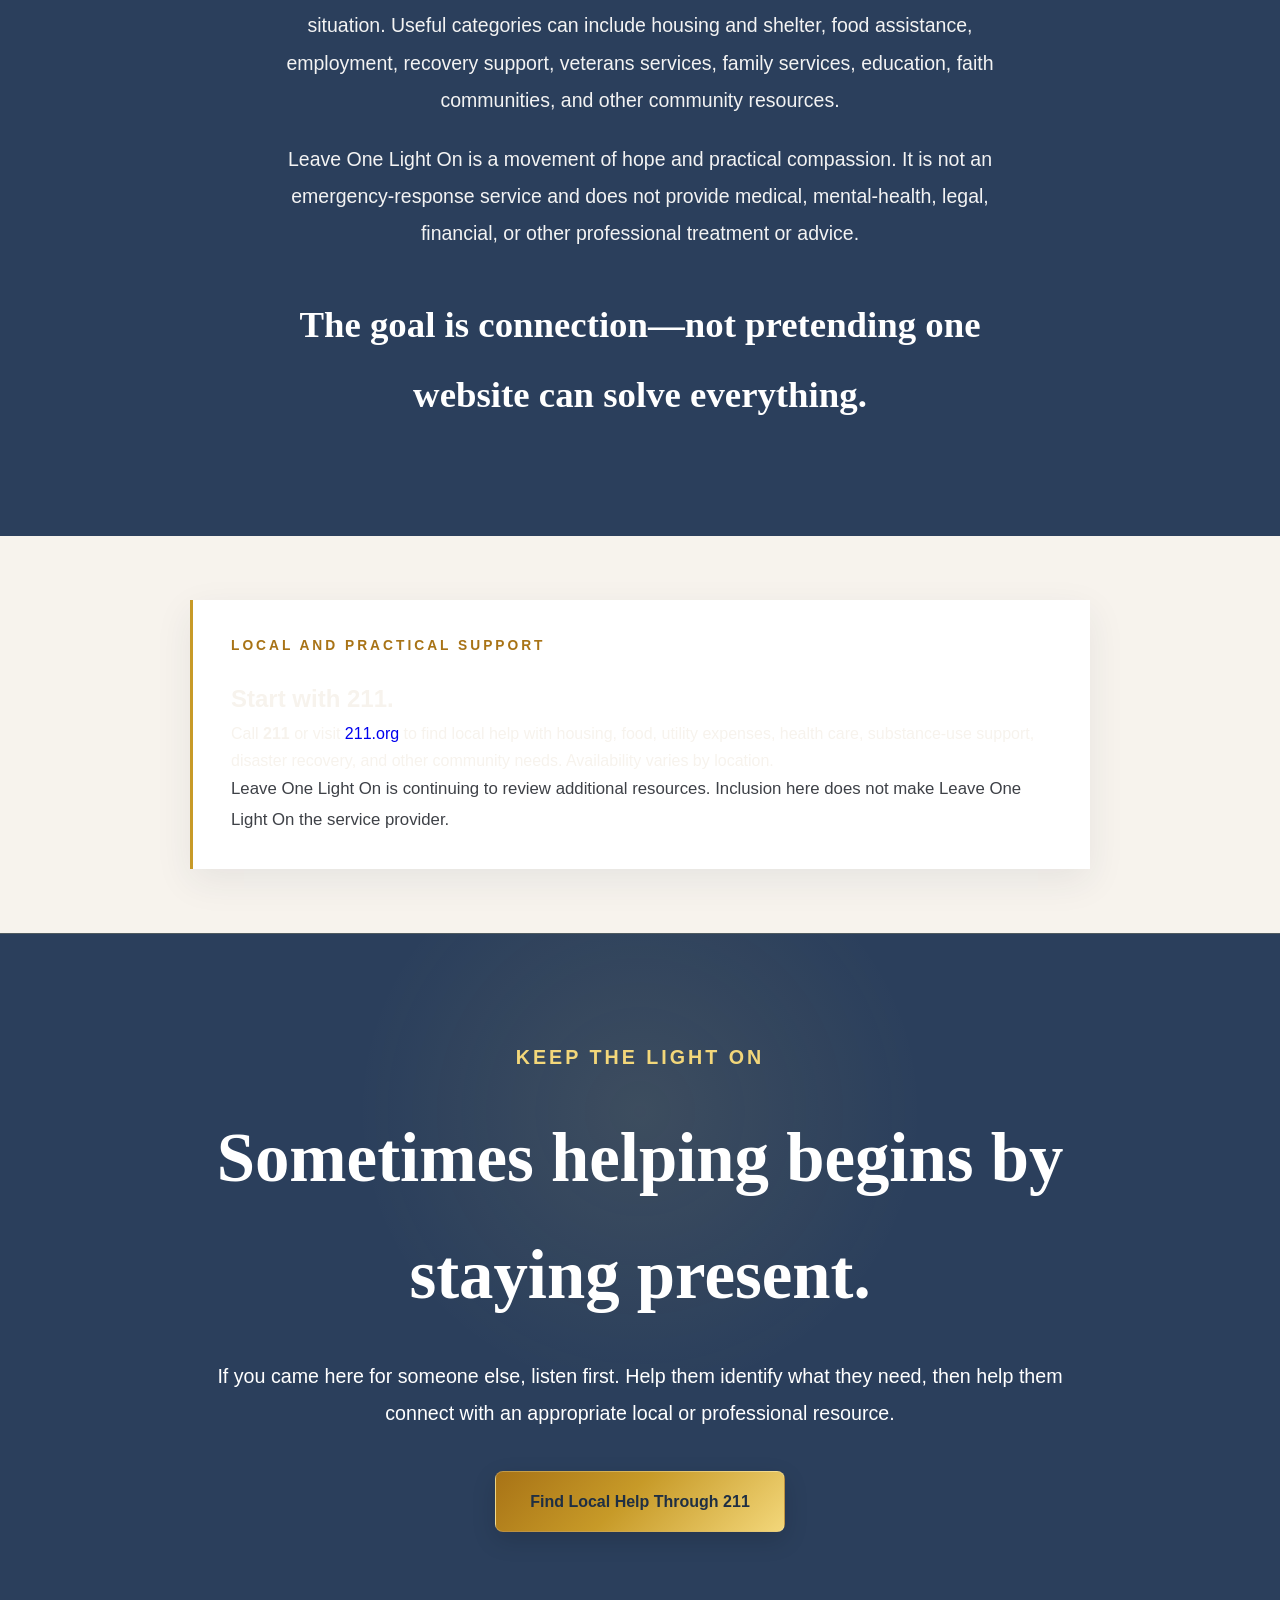
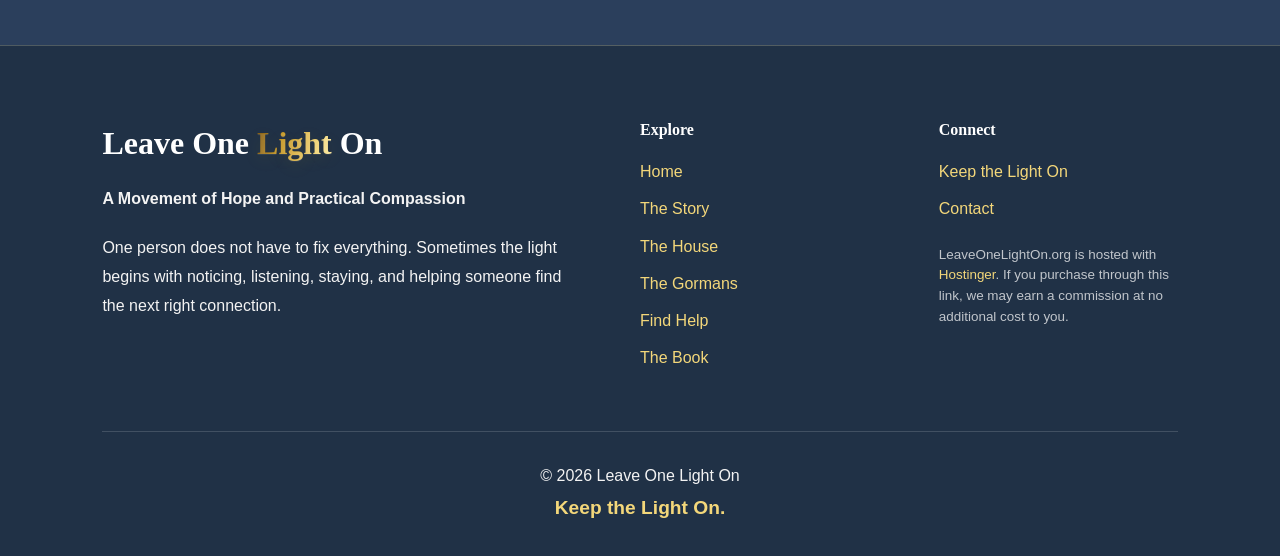
<file: resources.html>
<!DOCTYPE html>
<html lang="en">
<head>
    <meta charset="UTF-8">
    <meta name="viewport" content="width=device-width, initial-scale=1.0">
    <title>Find Help | Leave One Light On</title>
    <meta name="robots" content="noindex, follow">
    <link rel="canonical" href="https://leaveonelighton.org/find-help.html">
    <meta http-equiv="refresh" content="0; url=find-help.html">
</head>
<body>
    <p>This page has moved to <a href="find-help.html">find-help.html</a>.</p>
</body>
</html>
</file>
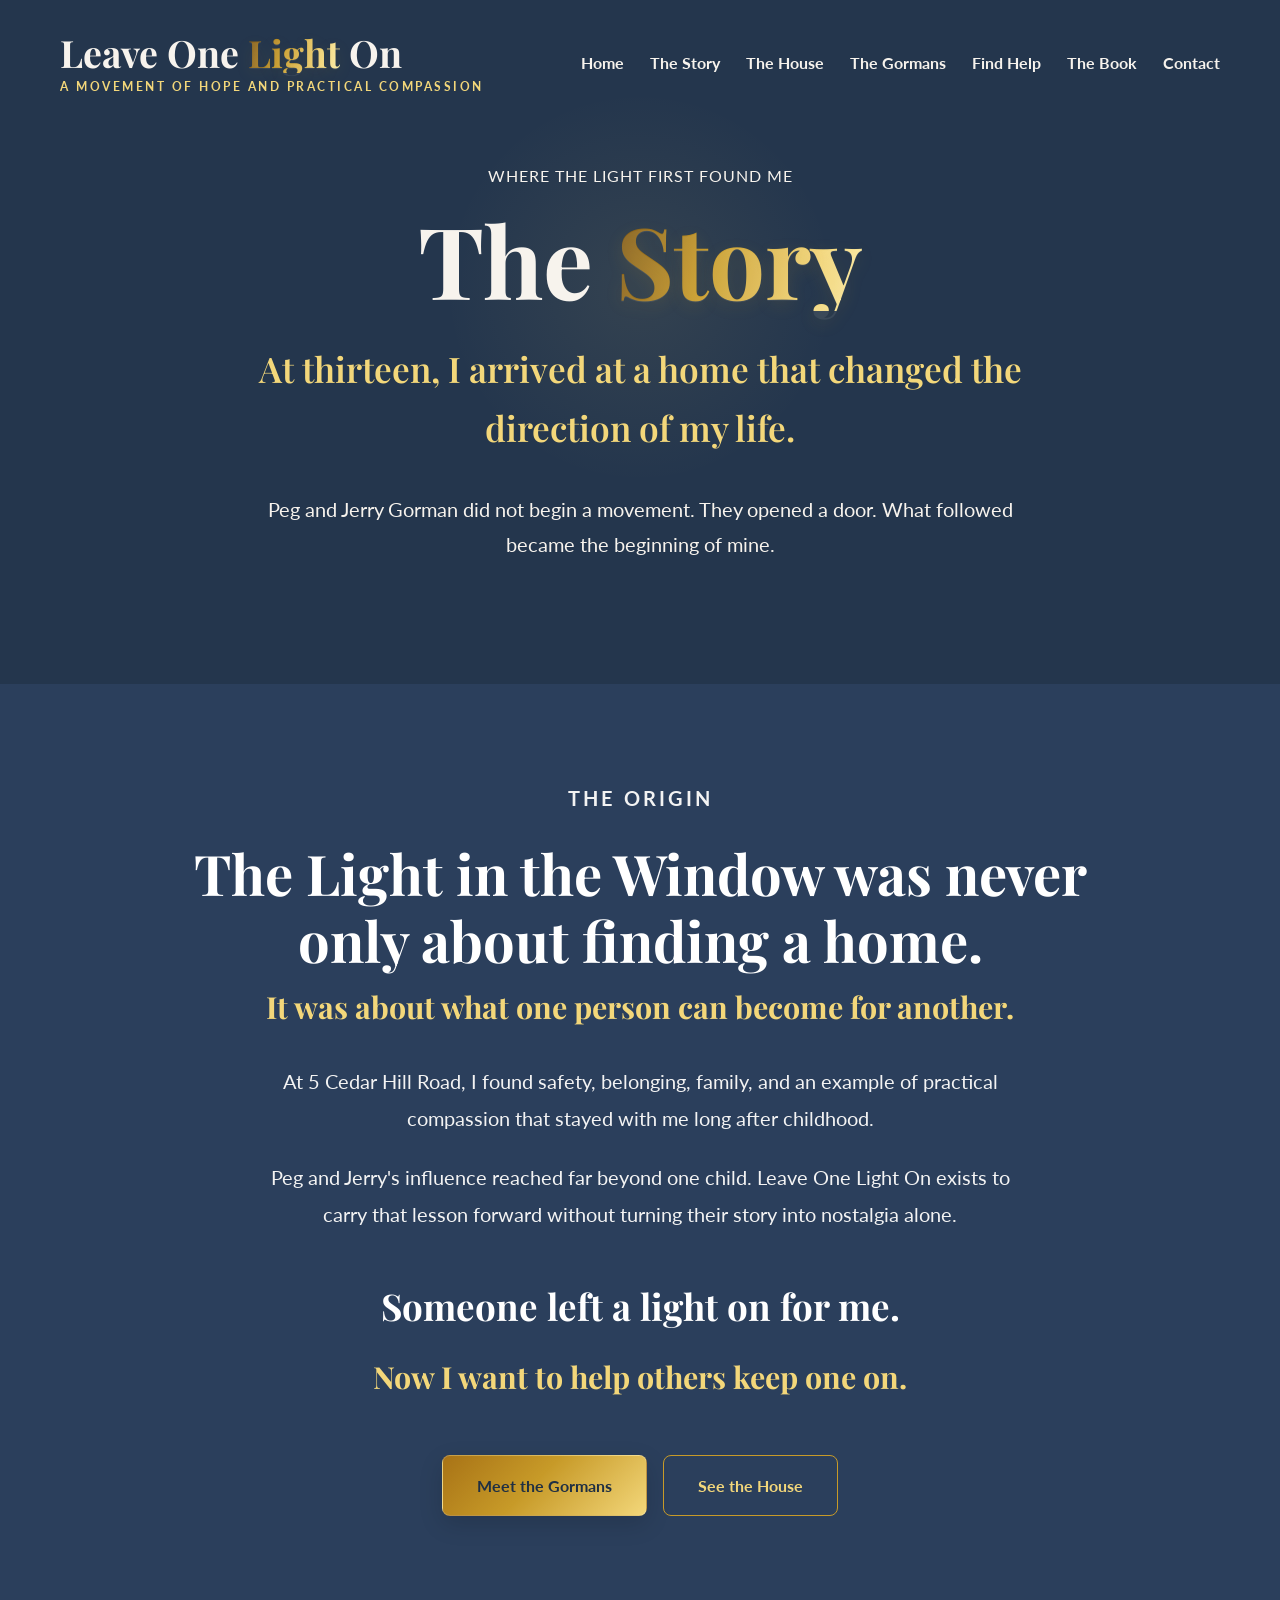
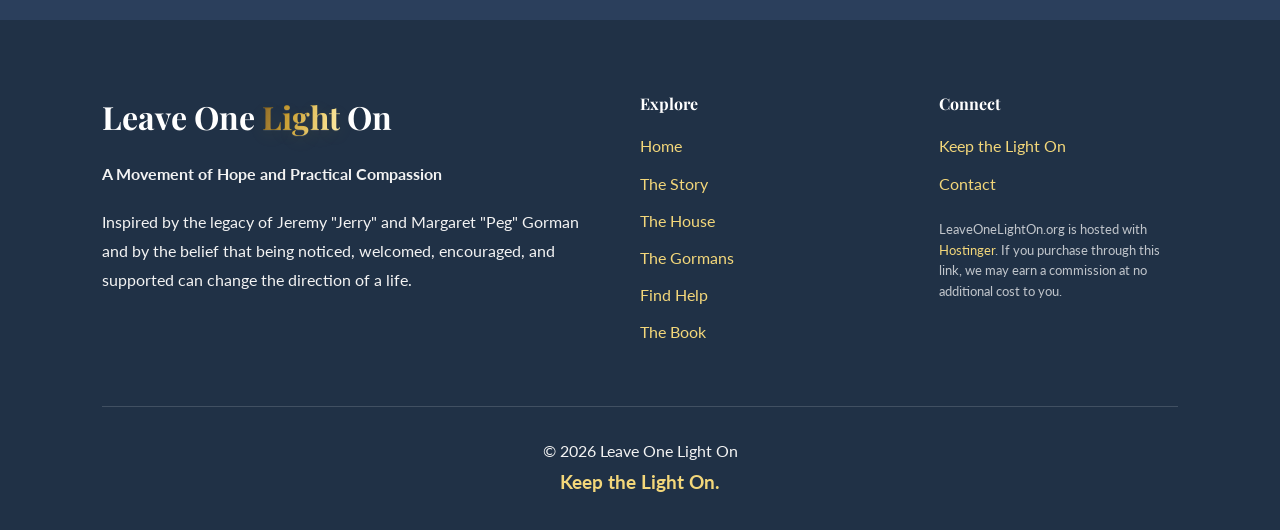
<file: story.html>
<!DOCTYPE html>
<html lang="en">
<head>
    <meta charset="UTF-8">
    <meta name="viewport" content="width=device-width, initial-scale=1.0">
    <title>The Story | Leave One Light On</title>
    <meta name="description" content="The origin story of Leave One Light On: a thirteen-year-old boy, Peg and Jerry Gorman, and a home where practical compassion changed the direction of lives.">
    <link rel="canonical" href="https://leaveonelighton.org/story.html">
    <link rel="stylesheet" href="css/style.css">
    <link rel="preconnect" href="https://fonts.googleapis.com">
    <link rel="preconnect" href="https://fonts.gstatic.com" crossorigin>
    <link href="https://fonts.googleapis.com/css2?family=Playfair+Display:wght@400;600;700&family=Lato:wght@300;400;700&display=swap" rel="stylesheet">
</head>
<body>
<header>
<nav>
    <div class="logo"><span class="logo-title">Leave One <span class="metallic-gold">Light</span> On</span><span class="logo-tagline">A Movement of Hope and Practical Compassion</span></div>
    <ul>
        <li><a href="index.html">Home</a></li><li><a href="story.html">The Story</a></li><li><a href="house.html">The House</a></li><li><a href="gormans.html">The Gormans</a></li><li><a href="find-help.html">Find Help</a></li><li><a href="books.html">The Book</a></li>
        <li><a href="contact.html">Contact</a></li>
    </ul>
</nav>
</header>
<main>
<section class="hero compact-hero">
    <div class="overlay">
        <p class="eyebrow">WHERE THE LIGHT FIRST FOUND ME</p>
        <h1>The <span class="metallic-gold shimmer">Story</span></h1>
        <h2>At thirteen, I arrived at a home that changed the direction of my life.</h2>
        <p class="intro">Peg and Jerry Gorman did not begin a movement. They opened a door. What followed became the beginning of mine.</p>
    </div>
</section>
<section class="story-intro">
    <div class="container story-intro-content">
        <p class="section-tag">THE ORIGIN</p>
        <h2>The Light in the Window was never only about finding a home.</h2>
        <h3>It was about what one person can become for another.</h3>
        <p>At 5 Cedar Hill Road, I found safety, belonging, family, and an example of practical compassion that stayed with me long after childhood.</p>
        <p>Peg and Jerry's influence reached far beyond one child. Leave One Light On exists to carry that lesson forward without turning their story into nostalgia alone.</p>
        <p class="highlight">Someone left a light on for me.</p>
        <h3>Now I want to help others keep one on.</h3>
        <div class="buttons"><a href="gormans.html" class="button">Meet the Gormans</a><a href="house.html" class="button secondary">See the House</a></div>
    </div>
</section>
</main>
<footer class="footer">
    <div class="container">
        <div class="footer-brand"><h3>Leave One <span class="metallic-gold">Light</span> On</h3><p class="footer-tagline">A Movement of Hope and Practical Compassion</p><p>Inspired by the legacy of Jeremy "Jerry" and Margaret "Peg" Gorman and by the belief that being noticed, welcomed, encouraged, and supported can change the direction of a life.</p></div>
        <div class="footer-links"><h4>Explore</h4><ul><li><a href="index.html">Home</a></li><li><a href="story.html">The Story</a></li><li><a href="house.html">The House</a></li><li><a href="gormans.html">The Gormans</a></li><li><a href="find-help.html">Find Help</a></li><li><a href="https://thelightinthewindowbook.com/">The Book</a></li></ul></div>
        <div class="footer-contact"><h4>Connect</h4><ul><li><a href="keep-one-light-on.html">Keep the Light On</a></li><li><a href="contact.html">Contact</a></li></ul><p class="hosting-note">LeaveOneLightOn.org is hosted with <a href="https://www.hostinger.com?REFERRALCODE=KKATHETEDRMP" rel="sponsored nofollow">Hostinger</a>. If you purchase through this link, we may earn a commission at no additional cost to you.</p></div>
    </div>
    <div class="footer-bottom"><p>© 2026 Leave One Light On</p><p class="footer-closing">Keep the Light On.</p></div>
</footer>
</body>
</html>
</file>
<file: css/style.css>
/* =========================================
   LEAVE ONE LIGHT ON
   Website V3.1 - Main Stylesheet
========================================= */

* {
    margin: 0;
    padding: 0;
    box-sizing: border-box;
}

:root {
    --navy: #24364D;
    --navy-2: #2B3F5C;
    --ivory: #F7F3ED;
    --text-dark: #3E4147;
    --gold-deep: #7A5416;
    --gold-rich: #C79A28;
    --gold-bright: #F3D77A;
    --gold-champagne: #FFF1B0;
    --gold-antique: #A87316;
}

html {
    scroll-behavior: smooth;
}

body {
    font-family: 'Lato', sans-serif;
    background: var(--navy);
    color: var(--ivory);
    line-height: 1.7;
    overflow-wrap: break-word;
}

a {
    text-decoration: none;
}

a:focus-visible,
button:focus-visible {
    outline: 3px solid var(--gold-champagne);
    outline-offset: 4px;
}

img {
    display: block;
    max-width: 100%;
    height: auto;
}

ul {
    list-style: none;
}

.container {
    max-width: 1200px;
    margin: 0 auto;
}

/* =========================================
   METALLIC GOLD SYSTEM
========================================= */

.metallic-gold {
    display: inline-block;
    color: var(--gold-rich);
    background: linear-gradient(
        105deg,
        var(--gold-deep) 0%,
        var(--gold-rich) 18%,
        var(--gold-bright) 38%,
        var(--gold-champagne) 50%,
        var(--gold-bright) 59%,
        var(--gold-antique) 79%,
        var(--gold-deep) 100%
    );
    background-size: 220% 100%;
    -webkit-background-clip: text;
    background-clip: text;
    -webkit-text-fill-color: transparent;
    text-shadow: 0 1px 0 rgba(255,255,255,.08), 0 5px 18px rgba(212,165,44,.12);
}

.shimmer {
    animation: gold-shimmer 8s ease-in-out infinite;
}

@keyframes gold-shimmer {
    0%, 38% { background-position: 100% 50%; }
    52% { background-position: 0% 50%; }
    100% { background-position: 0% 50%; }
}

@media (prefers-reduced-motion: reduce) {
    html {
        scroll-behavior: auto;
    }

    .shimmer {
        animation: none;
    }

    *, *::before, *::after {
        transition-duration: .01ms !important;
    }
}

/* =========================================
   HEADER / NAV
========================================= */

header {
    width: 100%;
    position: absolute;
    top: 0;
    left: 0;
    z-index: 1000;
    padding: 32px 60px;
}

nav {
    display: flex;
    justify-content: space-between;
    align-items: center;
    width: 100%;
    gap: 30px;
}

.logo {
    display: flex;
    flex-direction: column;
    flex-shrink: 0;
    line-height: 1.1;
}

.logo-title {
    font-family: 'Playfair Display', serif;
    font-size: 2.35rem;
    font-weight: 700;
    color: var(--ivory);
}

.logo-tagline {
    margin-top: 7px;
    font-family: 'Lato', sans-serif;
    font-size: 0.75rem;
    font-weight: 700;
    color: var(--gold-bright);
    text-transform: uppercase;
    letter-spacing: 2.5px;
}

nav ul {
    display: flex;
    align-items: center;
    justify-content: flex-end;
    flex-wrap: wrap;
    gap: 26px;
    margin-left: auto;
}

nav a {
    color: var(--ivory);
    font-weight: 700;
    transition: color .25s ease;
}

nav a:hover,
nav a:focus-visible {
    color: var(--gold-bright);
}

/* =========================================
   HERO
========================================= */

.hero {
    min-height: 100vh;
    display: flex;
    justify-content: center;
    align-items: center;
    text-align: center;
    padding: 150px 20px 90px;
    background:
        radial-gradient(circle at 50% 42%, rgba(243,215,122,.08), transparent 26%),
        var(--navy);
}

.compact-hero {
    min-height: 76vh;
}

.overlay {
    max-width: 980px;
}

.eyebrow {
    color: var(--ivory);
    font-size: 1rem;
    margin-bottom: 20px;
    letter-spacing: 1px;
}

.hero h1 {
    font-family: 'Playfair Display', serif;
    font-size: clamp(3.7rem, 8vw, 6.2rem);
    line-height: 1.02;
    margin-bottom: 28px;
    color: var(--ivory);
}

.hero h2 {
    font-family: 'Playfair Display', serif;
    font-size: clamp(1.45rem, 3vw, 2.2rem);
    color: var(--gold-bright);
    max-width: 900px;
    margin: 0 auto 34px;
    font-weight: 600;
}

.intro {
    font-size: 1.28rem;
    max-width: 780px;
    margin: 20px auto;
    color: var(--ivory);
}

.buttons {
    margin-top: 44px;
}

.button {
    display: inline-block;
    background: linear-gradient(135deg, var(--gold-antique), var(--gold-rich) 45%, var(--gold-bright));
    color: #1f2f43;
    padding: 16px 34px;
    border-radius: 8px;
    font-weight: 700;
    margin: 8px;
    border: 1px solid rgba(255,255,255,.18);
    box-shadow: 0 8px 24px rgba(0,0,0,.14);
    transition: transform .2s ease, box-shadow .2s ease, filter .2s ease;
}

.button:hover,
.button:focus-visible {
    transform: translateY(-2px);
    box-shadow: 0 12px 28px rgba(0,0,0,.18);
    filter: brightness(1.06);
}

.secondary {
    background: transparent;
    color: var(--gold-bright);
    border: 1px solid var(--gold-rich);
    box-shadow: none;
}

.secondary:hover,
.secondary:focus-visible {
    background: rgba(212,165,44,.12);
}

/* =========================================
   STORY INTRO
========================================= */

.story-intro {
    background: var(--navy-2);
    color: #fff;
    padding: 96px 8%;
}

.story-intro .container {
    max-width: 900px;
}

.story-intro-content {
    text-align: center;
}

.section-tag {
    text-transform: uppercase;
    letter-spacing: 3px;
    font-size: .86rem;
    font-weight: 700;
    color: var(--gold-bright);
    margin-bottom: 22px;
}

.dark-tag {
    color: var(--gold-antique);
}

.story-intro-content h2 {
    font-family: 'Playfair Display', serif;
    font-size: clamp(2.5rem, 5vw, 3.5rem);
    color: #fff;
    margin-bottom: 8px;
    line-height: 1.2;
}

.story-intro-content h3 {
    font-family: 'Playfair Display', serif;
    font-size: 1.9rem;
    color: var(--gold-bright);
    margin-bottom: 30px;
}

.story-intro-content p {
    font-size: 1.22rem;
    line-height: 1.9;
    color: #f3f3f3;
    max-width: 760px;
    margin: 0 auto 22px;
}

.story-intro-content .highlight {
    font-family: 'Playfair Display', serif;
    font-size: 2.3rem;
    color: #fff;
    font-weight: 700;
    margin: 38px auto 10px;
}

/* =========================================
   THE GORMANS
========================================= */

.gormans {
    background: var(--ivory);
    padding: 100px 8%;
}

.gormans .container {
    display: flex;
    align-items: flex-start;
    justify-content: space-between;
    gap: 80px;
}

.gormans-image,
.gormans-content {
    flex: 1;
}

.gormans-image img {
    width: 100%;
    max-width: 450px;
    border-radius: 12px;
    box-shadow: 0 20px 50px rgba(0,0,0,.18);
}

.gormans-content h2,
.book-content h2 {
    font-family: 'Playfair Display', serif;
    font-size: clamp(3rem, 5vw, 4rem);
    color: var(--navy);
    margin-bottom: 20px;
}

.gormans-content .subtitle,
.book-content .subtitle {
    color: var(--gold-antique);
    font-weight: 700;
    font-size: 1.42rem;
    margin-bottom: 25px;
}

.gormans-content p,
.book-content p {
    color: #444;
    font-size: 1.2rem;
    line-height: 1.8;
    margin-bottom: 30px;
    max-width: 650px;
}

/* =========================================
   THE HOUSE
========================================= */

.house {
    background: var(--navy);
    color: #fff;
    padding: 100px 8%;
}

.house .container {
    display: flex;
    align-items: flex-start;
    justify-content: space-between;
    gap: 80px;
}

.house-content,
.house-image {
    flex: 1;
}

.house-content h2 {
    font-family: 'Playfair Display', serif;
    font-size: 3.5rem;
    margin-bottom: 20px;
}

.house-content .subtitle {
    color: var(--gold-bright);
    font-size: 1.5rem;
    font-weight: 700;
    margin-bottom: 25px;
}

.house-content p {
    font-size: 1.2rem;
    line-height: 1.8;
    max-width: 700px;
    margin-bottom: 35px;
}

.house-image {
    display: flex;
    justify-content: center;
}

.house-image img {
    width: 100%;
    max-width: 520px;
    border-radius: 12px;
    box-shadow: 0 20px 50px rgba(0,0,0,.24);
}

.placeholder {
    width: 450px;
    max-width: 100%;
    min-height: 300px;
    border: 1px solid rgba(243,215,122,.4);
    border-radius: 12px;
    display: flex;
    align-items: center;
    justify-content: center;
    flex-direction: column;
    font-size: 1.35rem;
    color: #fff;
    background: rgba(255,255,255,.025);
}

/* =========================================
   THE BOOK
========================================= */

.book-preview {
    background: var(--ivory);
    padding: 100px 8%;
}

.book-preview .container {
    display: flex;
    align-items: flex-start;
    justify-content: space-between;
    gap: 80px;
}

.book-image,
.book-content {
    flex: 1;
}

.book-image {
    display: flex;
    justify-content: center;
}

.book-image img {
    width: min(100%, 380px);
    border-radius: 10px;
    box-shadow: 0 22px 55px rgba(36,54,77,.22);
}

.light-placeholder {
    color: var(--navy);
    border-color: rgba(36,54,77,.25);
    background: rgba(36,54,77,.03);
    font-family: 'Playfair Display', serif;
    text-align: center;
}

/* =========================================
   JOIN THE MOVEMENT
========================================= */

.movement {
    background:
        radial-gradient(circle at 50% 25%, rgba(243,215,122,.09), transparent 34%),
        var(--navy-2);
    color: #fff;
    padding: 105px 8%;
    text-align: center;
    border-top: 1px solid rgba(243,215,122,.18);
    border-bottom: 1px solid rgba(243,215,122,.18);
}

.movement-content {
    max-width: 850px;
    margin: 0 auto;
}

.movement h2 {
    font-family: 'Playfair Display', serif;
    font-size: clamp(3rem, 6vw, 4.3rem);
    margin-bottom: 24px;
}

.movement p {
    font-size: 1.23rem;
    line-height: 1.9;
    margin-bottom: 24px;
}

.movement-lead {
    color: var(--gold-bright);
    font-family: 'Playfair Display', serif;
    font-size: 1.8rem !important;
    font-weight: 600;
}

.movement .button {
    margin-top: 14px;
}

/* =========================================
   ORGANIZATIONAL STATUS
========================================= */

.status-note {
    background: var(--ivory);
    padding: 64px 8%;
}

.status-card {
    max-width: 900px;
    padding: 34px 38px;
    border-left: 3px solid var(--gold-rich);
    background: #fff;
    box-shadow: 0 12px 35px rgba(36,54,77,.08);
}

.status-card p:last-child {
    color: var(--text-dark);
    font-size: 1.05rem;
    line-height: 1.8;
}

/* =========================================
   FOOTER
========================================= */

.footer {
    background: #203146;
    color: #fff;
    padding: 70px 8% 30px;
}

.footer .container {
    display: flex;
    justify-content: space-between;
    align-items: flex-start;
    gap: 60px;
    flex-wrap: wrap;
}

.footer-brand {
    flex: 2;
    min-width: 300px;
}

.footer-links,
.footer-contact {
    flex: 1;
    min-width: 180px;
}

.footer h3,
.footer h4 {
    color: #fff;
    margin-bottom: 15px;
    font-family: 'Playfair Display', serif;
}

.footer h3 {
    font-size: 2rem;
}

.footer-tagline {
    color: var(--gold-bright);
    font-weight: 700;
    margin-bottom: 20px;
}

.footer p {
    color: #f3f3f3;
    line-height: 1.8;
}

.footer li {
    margin-bottom: 10px;
}

.footer a,
.footer a:visited {
    color: var(--gold-bright);
    text-decoration: none;
    transition: color .25s ease;
}

.footer a:hover,
.footer a:focus-visible {
    color: #fff;
}

.hosting-note {
    margin-top: 22px;
    max-width: 340px;
    font-size: .84rem;
    line-height: 1.55 !important;
    color: rgba(255,255,255,.72) !important;
}

.hosting-note a,
.hosting-note a:visited {
    color: var(--gold-bright);
}

.footer-bottom {
    text-align: center;
    border-top: 1px solid rgba(255,255,255,.15);
    margin-top: 50px;
    padding-top: 30px;
}

.footer-closing {
    color: var(--gold-bright) !important;
    font-size: 1.2rem;
    font-weight: 700;
}

/* =========================================
   RESPONSIVE
========================================= */

@media (max-width: 1050px) {
    header {
        position: relative;
        padding: 26px 28px;
        background: #203146;
    }

    nav {
        align-items: flex-start;
        flex-direction: column;
    }

    nav ul {
        margin-left: 0;
        justify-content: flex-start;
        gap: 18px 24px;
    }

    .hero,
    .compact-hero {
        min-height: auto;
        padding-top: 100px;
    }
}

@media (max-width: 800px) {
    .gormans .container,
    .house .container,
    .book-preview .container {
        flex-direction: column;
        gap: 50px;
    }

    .gormans-image,
    .gormans-content,
    .house-content,
    .house-image,
    .book-image,
    .book-content {
        width: 100%;
    }

    .logo-title {
        font-size: 2rem;
    }

    .logo-tagline {
        letter-spacing: 1.8px;
    }

    .footer .container {
        gap: 42px;
    }
}

@media (max-width: 560px) {
    header {
        padding: 22px 20px;
    }

    nav {
        gap: 22px;
    }

    nav ul {
        width: 100%;
        gap: 10px 14px;
    }

    nav li {
        display: flex;
    }

    nav a {
        font-size: .96rem;
        padding: 6px 0;
    }

    .logo-title {
        font-size: 1.75rem;
    }

    .logo-tagline {
        font-size: .68rem;
        line-height: 1.45;
        letter-spacing: 1.35px;
    }

    .hero,
    .story-intro,
    .gormans,
    .house,
    .book-preview,
    .movement {
        padding-left: 22px;
        padding-right: 22px;
    }

    .hero {
        padding-top: 78px;
        padding-bottom: 72px;
    }

    .hero h1 {
        font-size: clamp(2.75rem, 14vw, 4rem);
        line-height: 1.08;
        margin-bottom: 22px;
    }

    .hero h2 {
        font-size: 1.35rem;
        line-height: 1.35;
        margin-bottom: 26px;
    }

    .eyebrow {
        font-size: .9rem;
        line-height: 1.55;
    }

    .intro,
    .story-intro-content p,
    .gormans-content p,
    .house-content p,
    .book-content p,
    .movement p {
        font-size: 1.08rem;
    }

    .story-intro-content h2,
    .gormans-content h2,
    .book-content h2,
    .house-content h2,
    .movement h2 {
        font-size: clamp(2.25rem, 11vw, 3rem);
    }

    .story-intro-content h3 {
        font-size: 1.55rem;
    }

    .story-intro-content .highlight {
        font-size: 1.9rem;
    }

    .section-tag {
        letter-spacing: 2px;
        line-height: 1.5;
    }

    .buttons {
        margin-top: 32px;
    }

    .button {
        width: 100%;
        max-width: 330px;
        margin: 7px auto;
        padding: 15px 22px;
    }

    .placeholder {
        min-height: 230px;
        font-size: 1.12rem;
        text-align: center;
        padding: 24px;
    }

    .status-note {
        padding: 48px 20px;
    }

    .status-card {
        padding: 28px 24px;
    }

    .footer {
        padding: 56px 22px 28px;
    }

    .footer-brand,
    .footer-links,
    .footer-contact {
        min-width: 0;
        width: 100%;
        flex-basis: 100%;
    }

    .footer h3 {
        font-size: 1.8rem;
    }

    .footer p,
    .footer li {
        font-size: .98rem;
    }

    .hosting-note {
        max-width: none;
        font-size: .82rem !important;
    }
}
</file>
